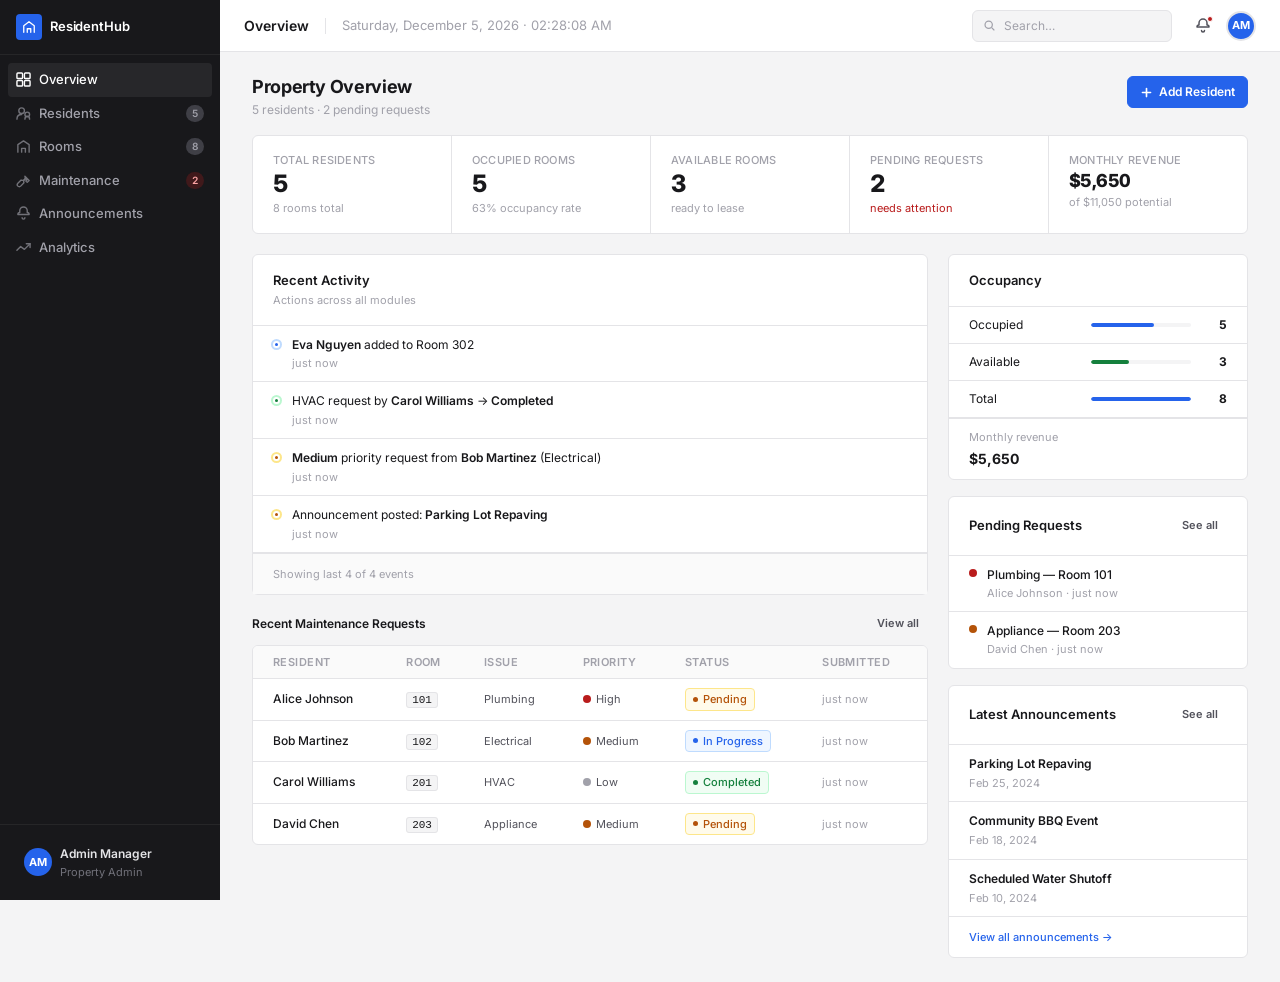
<file: index.html>
<!DOCTYPE html>
<html lang="en">
<head>
  <meta charset="UTF-8" />
  <meta name="viewport" content="width=device-width, initial-scale=1.0" />
  <title>Overview — ResidentHub</title>
  <link rel="preconnect" href="https://fonts.googleapis.com" />
  <link rel="preconnect" href="https://fonts.gstatic.com" crossorigin />
  <link href="https://fonts.googleapis.com/css2?family=Inter:wght@400;500;600;700;800&display=swap" rel="stylesheet" />
  <link rel="stylesheet" href="css/style.css" />
  <link rel="stylesheet" href="css/dashboard.css" />
</head>
<body>
<div class="app-shell">

  <!-- ═══ Sidebar ════════════════════════════════════════════ -->
  <aside class="sidebar">
    <div class="sidebar-brand">
      <div class="brand-mark">
        <svg viewBox="0 0 16 16" fill="none" stroke="#fff" stroke-width="1.5" stroke-linecap="round" stroke-linejoin="round">
          <path d="M2 14V6.5L8 2l6 4.5V14"/><path d="M6 14v-4h4v4"/>
        </svg>
      </div>
      <span class="brand-name">ResidentHub</span>
    </div>

    <nav class="sidebar-nav">
      <div class="nav-group">
        <a href="index.html" class="nav-item active">
          <svg viewBox="0 0 16 16" fill="none" stroke="currentColor" stroke-width="1.5" stroke-linecap="round" stroke-linejoin="round"><rect x="1" y="1" width="6" height="6" rx="1"/><rect x="9" y="1" width="6" height="6" rx="1"/><rect x="9" y="9" width="6" height="6" rx="1"/><rect x="1" y="9" width="6" height="6" rx="1"/></svg>
          Overview
        </a>
        <a href="residents.html" class="nav-item">
          <svg viewBox="0 0 16 16" fill="none" stroke="currentColor" stroke-width="1.5" stroke-linecap="round" stroke-linejoin="round"><circle cx="6" cy="5" r="3"/><path d="M1 14c0-3 2-5 5-5"/><circle cx="12" cy="9" r="2.5"/><path d="M9.5 14c0-2 1-3 2.5-3s2.5 1 2.5 3"/></svg>
          Residents
          <span class="nav-badge" id="sb-resident-count">—</span>
        </a>
        <a href="rooms.html" class="nav-item">
          <svg viewBox="0 0 16 16" fill="none" stroke="currentColor" stroke-width="1.5" stroke-linecap="round" stroke-linejoin="round"><path d="M2 14V6l6-4 6 4v8"/><path d="M6 14v-4h4v4"/></svg>
          Rooms
          <span class="nav-badge" id="sb-room-count">—</span>
        </a>
        <a href="maintenance.html" class="nav-item">
          <svg viewBox="0 0 16 16" fill="none" stroke="currentColor" stroke-width="1.5" stroke-linecap="round" stroke-linejoin="round"><path d="M9.5 3.5a3 3 0 0 1-4 4L2 11a2 2 0 1 0 3 3l3.5-3.5a3 3 0 0 1 4-4l-2 2 1.5 1.5 2-2z"/></svg>
          Maintenance
          <span class="nav-badge" id="sb-maint-count">—</span>
        </a>
        <a href="announcements.html" class="nav-item">
          <svg viewBox="0 0 16 16" fill="none" stroke="currentColor" stroke-width="1.5" stroke-linecap="round" stroke-linejoin="round"><path d="M14 9H2a2 2 0 0 1 2-2V5a4 4 0 0 1 8 0v2a2 2 0 0 1 2 2z"/><path d="M6.5 12.5a1.5 1.5 0 0 0 3 0"/></svg>
          Announcements
        </a>
        <a href="analytics.html" class="nav-item">
          <svg viewBox="0 0 16 16" fill="none" stroke="currentColor" stroke-width="1.5" stroke-linecap="round" stroke-linejoin="round"><polyline points="1 11 5 7 9 10 15 4"/><polyline points="11 4 15 4 15 8"/></svg>
          Analytics
        </a>
      </div>
    </nav>

    <div class="sidebar-footer">
      <div class="sidebar-user">
        <div class="user-avatar">AM</div>
        <div>
          <div class="user-info-name">Admin Manager</div>
          <div class="user-info-role">Property Admin</div>
        </div>
      </div>
    </div>
  </aside>

  <!-- ═══ Main ════════════════════════════════════════════════ -->
  <div class="main">

    <header class="topbar">
      <span class="topbar-title">Overview</span>
      <div class="topbar-sep"></div>
      <span class="topbar-crumb" id="tb-date">—</span>

      <div class="topbar-search">
        <svg viewBox="0 0 16 16" fill="none" stroke="currentColor" stroke-width="1.5" stroke-linecap="round" stroke-linejoin="round"><circle cx="7" cy="7" r="4.5"/><path d="M11 11l2.5 2.5"/></svg>
        <input type="text" placeholder="Search…" id="global-search" />
      </div>

      <div class="topbar-actions">
        <button class="topbar-icon-btn" title="Notifications">
          <svg viewBox="0 0 16 16" fill="none" stroke="currentColor" stroke-width="1.5" stroke-linecap="round" stroke-linejoin="round"><path d="M14 9H2a2 2 0 0 1 2-2V5a4 4 0 0 1 8 0v2a2 2 0 0 1 2 2z"/><path d="M6.5 12.5a1.5 1.5 0 0 0 3 0"/></svg>
          <span class="notif-dot" id="notif-dot" style="display:none;"></span>
        </button>
        <div class="topbar-avatar" title="Admin Manager">AM</div>
      </div>
    </header>

    <div class="page">
      <div class="page-inner">

        <!-- Page heading -->
        <div class="page-head" style="margin-bottom:var(--s4);">
          <div class="page-head-left">
            <h1>Property Overview</h1>
            <p id="dash-subtitle">Loading…</p>
          </div>
          <a href="residents.html" class="btn btn-primary">
            <svg viewBox="0 0 16 16" fill="none" stroke="currentColor" stroke-width="2" stroke-linecap="round" stroke-linejoin="round"><path d="M8 3v10M3 8h10"/></svg>
            Add Resident
          </a>
        </div>

        <!-- KPI Metric Strip -->
        <div class="metric-strip" id="metric-strip">
          <!-- Rendered by app.js -->
        </div>

        <!-- Main 2-col grid -->
        <div class="dash-grid">

          <!-- Left: Activity + Recent Requests -->
          <div style="display:flex;flex-direction:column;gap:var(--s4);">

            <!-- Activity feed -->
            <div class="panel">
              <div class="panel-header">
                <div>
                  <div class="panel-title">Recent Activity</div>
                  <div class="panel-subtitle">Actions across all modules</div>
                </div>
              </div>
              <div class="activity-feed" id="activity-feed">
                <div class="empty"><p>Loading…</p></div>
              </div>
            </div>

            <!-- Recent maintenance requests table -->
            <div>
              <div style="display:flex;align-items:center;justify-content:space-between;margin-bottom:var(--s2);">
                <span style="font-size:12px;font-weight:600;color:var(--text);">Recent Maintenance Requests</span>
                <a href="maintenance.html" class="btn btn-ghost btn-sm">View all</a>
              </div>
              <div class="table-wrap">
                <table class="recent-req-table">
                  <thead>
                    <tr>
                      <th>Resident</th>
                      <th>Room</th>
                      <th>Issue</th>
                      <th>Priority</th>
                      <th>Status</th>
                      <th>Submitted</th>
                    </tr>
                  </thead>
                  <tbody id="recent-maint-tbody">
                    <tr><td colspan="6"><div class="empty" style="padding:var(--s6)"><p>Loading…</p></div></td></tr>
                  </tbody>
                </table>
              </div>
            </div>

          </div><!-- /.left -->

          <!-- Right: side panel stack -->
          <div class="side-panel-stack">

            <!-- Occupancy -->
            <div class="panel">
              <div class="panel-header">
                <div class="panel-title">Occupancy</div>
              </div>
              <div class="mini-stat-list" id="occupancy-panel">
                <!-- Rendered by app.js -->
              </div>
            </div>

            <!-- Pending maintenance -->
            <div class="panel">
              <div class="panel-header">
                <div class="panel-title">Pending Requests</div>
                <a href="maintenance.html" class="btn btn-ghost btn-sm">See all</a>
              </div>
              <div class="maint-list" id="maint-preview">
                <!-- Rendered by app.js -->
              </div>
            </div>

            <!-- Announcements -->
            <div class="panel">
              <div class="panel-header">
                <div class="panel-title">Latest Announcements</div>
                <a href="announcements.html" class="btn btn-ghost btn-sm">See all</a>
              </div>
              <div id="ann-preview">
                <!-- Rendered by app.js -->
              </div>
            </div>

          </div><!-- /.right -->

        </div><!-- /.dash-grid -->
      </div><!-- /.page-inner -->
    </div><!-- /.page -->
  </div><!-- /.main -->
</div><!-- /.app-shell -->

<div id="toast-root"></div>
<script src="js/storage.js"></script>
<script src="js/utils.js"></script>
<script src="js/app.js"></script>
</body>
</html>
</file>
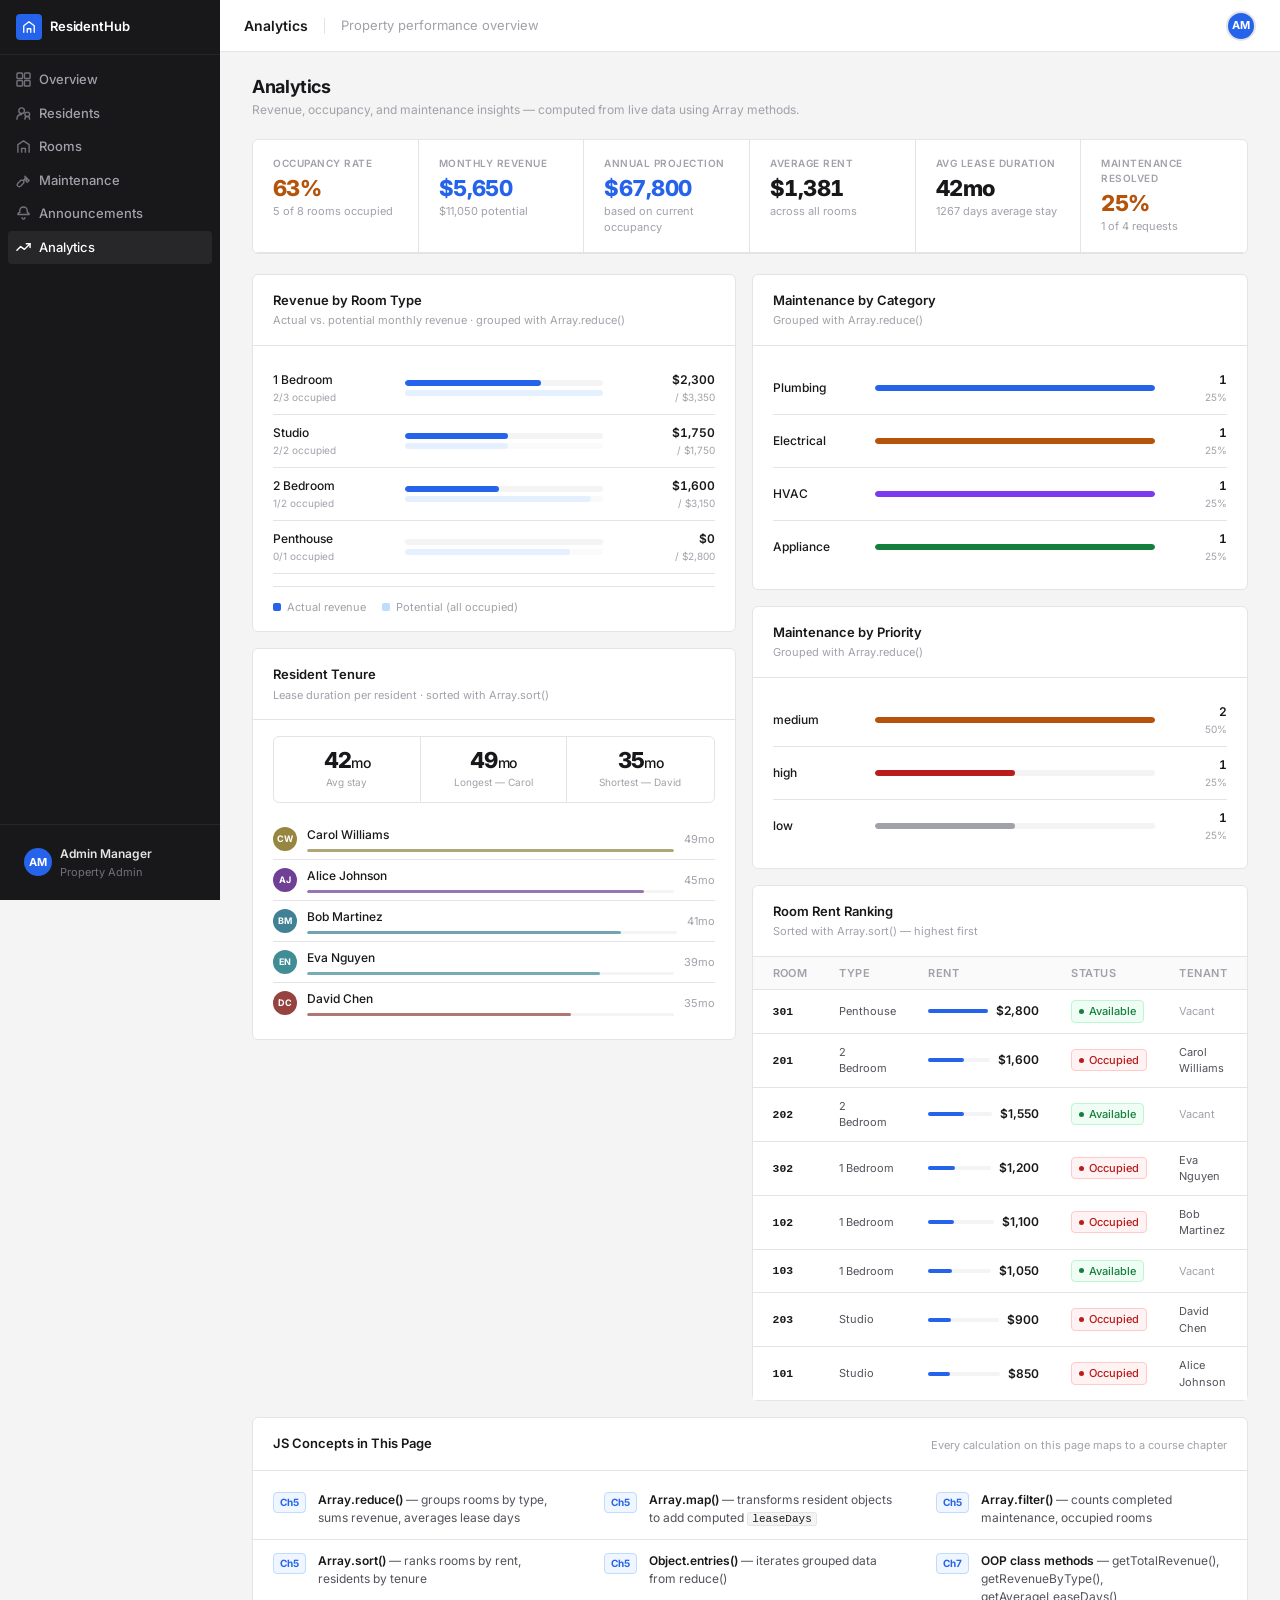
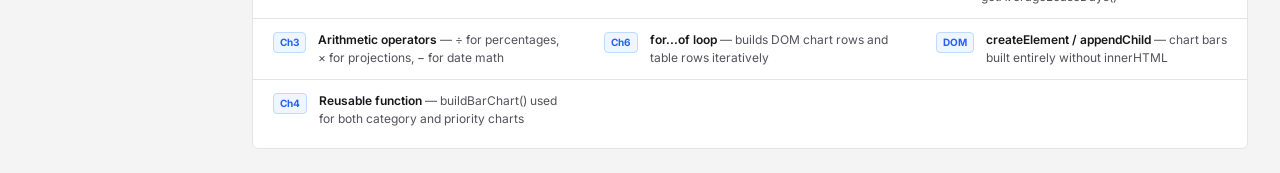
<file: analytics.html>
<!DOCTYPE html>
<html lang="en">
<head>
  <meta charset="UTF-8" />
  <meta name="viewport" content="width=device-width, initial-scale=1.0" />
  <title>Analytics — ResidentHub</title>
  <link rel="preconnect" href="https://fonts.googleapis.com" />
  <link rel="preconnect" href="https://fonts.gstatic.com" crossorigin />
  <link href="https://fonts.googleapis.com/css2?family=Inter:wght@400;500;600;700;800&display=swap" rel="stylesheet" />
  <link rel="stylesheet" href="css/style.css" />
  <link rel="stylesheet" href="css/dashboard.css" />
</head>
<body>
<div class="app-shell">

  <aside class="sidebar">
    <div class="sidebar-brand">
      <div class="brand-mark">
        <svg viewBox="0 0 16 16" fill="none" stroke="#fff" stroke-width="1.5" stroke-linecap="round" stroke-linejoin="round"><path d="M2 14V6.5L8 2l6 4.5V14"/><path d="M6 14v-4h4v4"/></svg>
      </div>
      <span class="brand-name">ResidentHub</span>
    </div>
    <nav class="sidebar-nav">
      <div class="nav-group">
        <a href="index.html" class="nav-item">
          <svg viewBox="0 0 16 16" fill="none" stroke="currentColor" stroke-width="1.5" stroke-linecap="round" stroke-linejoin="round"><rect x="1" y="1" width="6" height="6" rx="1"/><rect x="9" y="1" width="6" height="6" rx="1"/><rect x="9" y="9" width="6" height="6" rx="1"/><rect x="1" y="9" width="6" height="6" rx="1"/></svg>
          Overview
        </a>
        <a href="residents.html" class="nav-item">
          <svg viewBox="0 0 16 16" fill="none" stroke="currentColor" stroke-width="1.5" stroke-linecap="round" stroke-linejoin="round"><circle cx="6" cy="5" r="3"/><path d="M1 14c0-3 2-5 5-5"/><circle cx="12" cy="9" r="2.5"/><path d="M9.5 14c0-2 1-3 2.5-3s2.5 1 2.5 3"/></svg>
          Residents
        </a>
        <a href="rooms.html" class="nav-item">
          <svg viewBox="0 0 16 16" fill="none" stroke="currentColor" stroke-width="1.5" stroke-linecap="round" stroke-linejoin="round"><path d="M2 14V6l6-4 6 4v8"/><path d="M6 14v-4h4v4"/></svg>
          Rooms
        </a>
        <a href="maintenance.html" class="nav-item">
          <svg viewBox="0 0 16 16" fill="none" stroke="currentColor" stroke-width="1.5" stroke-linecap="round" stroke-linejoin="round"><path d="M9.5 3.5a3 3 0 0 1-4 4L2 11a2 2 0 1 0 3 3l3.5-3.5a3 3 0 0 1 4-4l-2 2 1.5 1.5 2-2z"/></svg>
          Maintenance
        </a>
        <a href="announcements.html" class="nav-item">
          <svg viewBox="0 0 16 16" fill="none" stroke="currentColor" stroke-width="1.5" stroke-linecap="round" stroke-linejoin="round"><path d="M14 9H2a2 2 0 0 1 2-2V5a4 4 0 0 1 8 0v2a2 2 0 0 1 2 2z"/><path d="M6.5 12.5a1.5 1.5 0 0 0 3 0"/></svg>
          Announcements
        </a>
        <a href="analytics.html" class="nav-item active">
          <svg viewBox="0 0 16 16" fill="none" stroke="currentColor" stroke-width="1.5" stroke-linecap="round" stroke-linejoin="round"><polyline points="1 11 5 7 9 10 15 4"/><polyline points="11 4 15 4 15 8"/></svg>
          Analytics
        </a>
      </div>
    </nav>
    <div class="sidebar-footer">
      <div class="sidebar-user">
        <div class="user-avatar">AM</div>
        <div>
          <div class="user-info-name">Admin Manager</div>
          <div class="user-info-role">Property Admin</div>
        </div>
      </div>
    </div>
  </aside>

  <div class="main">
    <header class="topbar">
      <span class="topbar-title">Analytics</span>
      <div class="topbar-sep"></div>
      <span class="topbar-crumb">Property performance overview</span>
      <div class="topbar-actions" style="margin-left:auto;">
        <div class="topbar-avatar">AM</div>
      </div>
    </header>

    <div class="page">
      <div class="page-inner">

        <div class="page-head" style="margin-bottom:var(--s5);">
          <div class="page-head-left">
            <h1>Analytics</h1>
            <p>Revenue, occupancy, and maintenance insights — computed from live data using Array methods.</p>
          </div>
        </div>

        <!-- Summary KPI cards -->
        <div class="analytics-summary-grid" id="analytics-summary">
          <!-- Rendered by analytics.js — renderSummaryCards() -->
        </div>

        <!-- Two-column charts grid -->
        <div class="analytics-grid">

          <!-- Left column -->
          <div style="display:flex;flex-direction:column;gap:var(--s4);">

            <!-- Revenue by room type -->
            <div class="panel">
              <div class="panel-header">
                <div>
                  <div class="panel-title">Revenue by Room Type</div>
                  <div class="panel-subtitle">Actual vs. potential monthly revenue · grouped with Array.reduce()</div>
                </div>
              </div>
              <div style="padding:var(--s4) var(--s5);">
                <div id="chart-revenue-type">
                  <div class="empty" style="padding:var(--s6)"><p>Loading…</p></div>
                </div>
              </div>
            </div>

            <!-- Resident tenure -->
            <div class="panel">
              <div class="panel-header">
                <div>
                  <div class="panel-title">Resident Tenure</div>
                  <div class="panel-subtitle">Lease duration per resident · sorted with Array.sort()</div>
                </div>
              </div>
              <div style="padding:var(--s4) var(--s5);" id="analytics-residents">
                <div class="empty" style="padding:var(--s6)"><p>Loading…</p></div>
              </div>
            </div>

          </div>

          <!-- Right column -->
          <div style="display:flex;flex-direction:column;gap:var(--s4);">

            <!-- Maintenance by category -->
            <div class="panel">
              <div class="panel-header">
                <div>
                  <div class="panel-title">Maintenance by Category</div>
                  <div class="panel-subtitle">Grouped with Array.reduce()</div>
                </div>
              </div>
              <div style="padding:var(--s4) var(--s5);">
                <div id="chart-maint-category"></div>
              </div>
            </div>

            <!-- Maintenance by priority -->
            <div class="panel">
              <div class="panel-header">
                <div>
                  <div class="panel-title">Maintenance by Priority</div>
                  <div class="panel-subtitle">Grouped with Array.reduce()</div>
                </div>
              </div>
              <div style="padding:var(--s4) var(--s5);">
                <div id="chart-maint-priority"></div>
              </div>
            </div>

            <!-- Room rent ranking -->
            <div class="panel">
              <div class="panel-header">
                <div>
                  <div class="panel-title">Room Rent Ranking</div>
                  <div class="panel-subtitle">Sorted with Array.sort() — highest first</div>
                </div>
              </div>
              <div class="table-wrap" style="border:none;border-radius:0;">
                <table>
                  <thead>
                    <tr>
                      <th>Room</th>
                      <th>Type</th>
                      <th>Rent</th>
                      <th>Status</th>
                      <th>Tenant</th>
                    </tr>
                  </thead>
                  <tbody id="room-rent-tbody">
                    <tr><td colspan="5"><div class="empty" style="padding:var(--s6)"><p>Loading…</p></div></td></tr>
                  </tbody>
                </table>
              </div>
            </div>

          </div>

        </div><!-- /.analytics-grid -->

        <!-- JS Concepts reference card -->
        <div class="panel" style="margin-top:var(--s4);">
          <div class="panel-header">
            <div class="panel-title">JS Concepts in This Page</div>
            <div class="panel-subtitle">Every calculation on this page maps to a course chapter</div>
          </div>
          <div class="concepts-grid">
            <div class="concept-item">
              <div class="concept-ch">Ch5</div>
              <div class="concept-desc"><strong>Array.reduce()</strong> — groups rooms by type, sums revenue, averages lease days</div>
            </div>
            <div class="concept-item">
              <div class="concept-ch">Ch5</div>
              <div class="concept-desc"><strong>Array.map()</strong> — transforms resident objects to add computed <code>leaseDays</code></div>
            </div>
            <div class="concept-item">
              <div class="concept-ch">Ch5</div>
              <div class="concept-desc"><strong>Array.filter()</strong> — counts completed maintenance, occupied rooms</div>
            </div>
            <div class="concept-item">
              <div class="concept-ch">Ch5</div>
              <div class="concept-desc"><strong>Array.sort()</strong> — ranks rooms by rent, residents by tenure</div>
            </div>
            <div class="concept-item">
              <div class="concept-ch">Ch5</div>
              <div class="concept-desc"><strong>Object.entries()</strong> — iterates grouped data from reduce()</div>
            </div>
            <div class="concept-item">
              <div class="concept-ch">Ch7</div>
              <div class="concept-desc"><strong>OOP class methods</strong> — getTotalRevenue(), getRevenueByType(), getAverageLeaseDays()</div>
            </div>
            <div class="concept-item">
              <div class="concept-ch">Ch3</div>
              <div class="concept-desc"><strong>Arithmetic operators</strong> — ÷ for percentages, × for projections, − for date math</div>
            </div>
            <div class="concept-item">
              <div class="concept-ch">Ch6</div>
              <div class="concept-desc"><strong>for...of loop</strong> — builds DOM chart rows and table rows iteratively</div>
            </div>
            <div class="concept-item">
              <div class="concept-ch">DOM</div>
              <div class="concept-desc"><strong>createElement / appendChild</strong> — chart bars built entirely without innerHTML</div>
            </div>
            <div class="concept-item">
              <div class="concept-ch">Ch4</div>
              <div class="concept-desc"><strong>Reusable function</strong> — buildBarChart() used for both category and priority charts</div>
            </div>
          </div>
        </div>

      </div><!-- /.page-inner -->
    </div><!-- /.page -->
  </div><!-- /.main -->
</div><!-- /.app-shell -->

<div id="toast-root"></div>
<script src="js/storage.js"></script>
<script src="js/utils.js"></script>
<script src="js/analytics.js"></script>
</body>
</html>
</file>
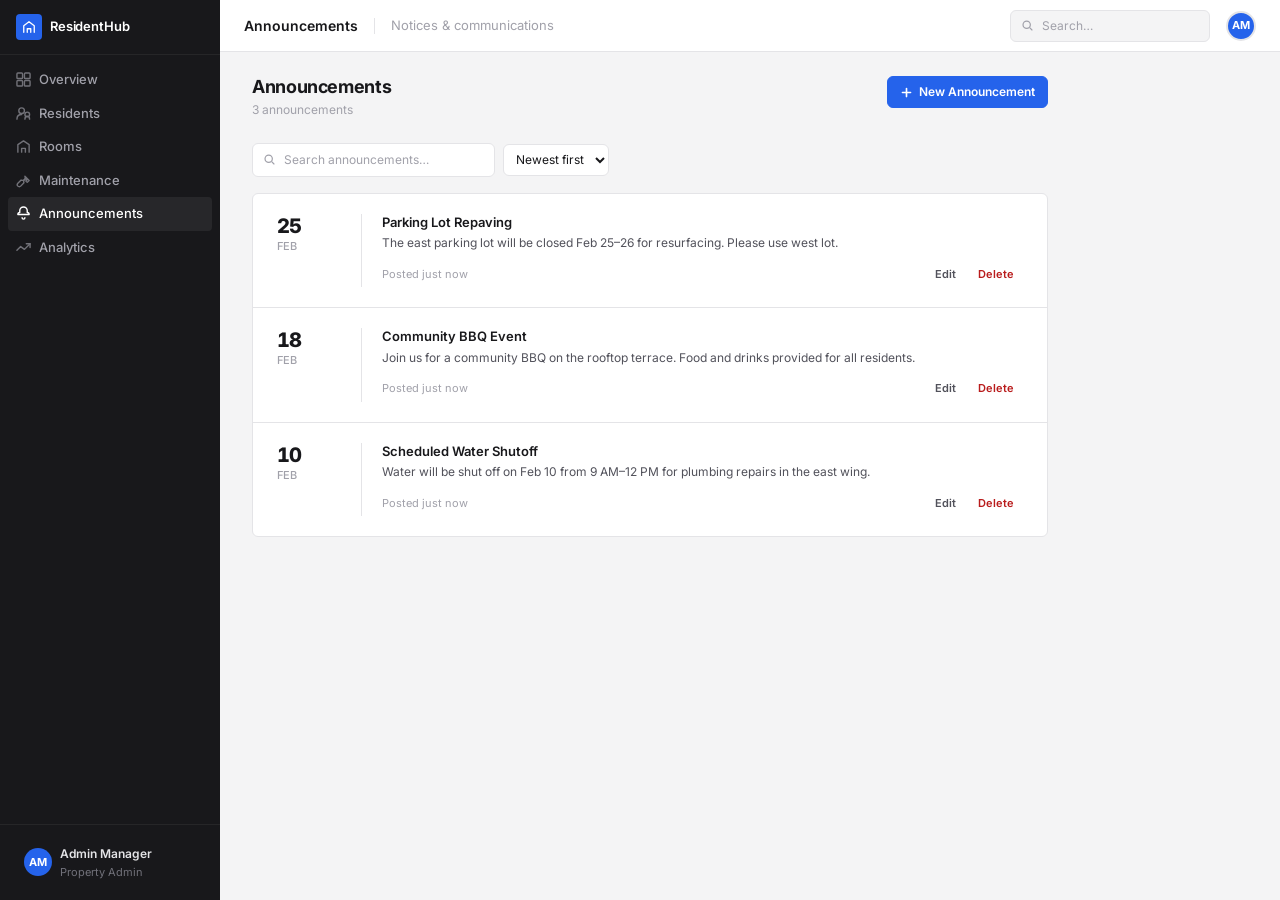
<file: announcements.html>
<!DOCTYPE html>
<html lang="en">
<head>
  <meta charset="UTF-8" />
  <meta name="viewport" content="width=device-width, initial-scale=1.0" />
  <title>Announcements — ResidentHub</title>
  <link rel="preconnect" href="https://fonts.googleapis.com" />
  <link rel="preconnect" href="https://fonts.gstatic.com" crossorigin />
  <link href="https://fonts.googleapis.com/css2?family=Inter:wght@400;500;600;700;800&display=swap" rel="stylesheet" />
  <link rel="stylesheet" href="css/style.css" />
  <link rel="stylesheet" href="css/dashboard.css" />
</head>
<body>
<div class="app-shell">

  <aside class="sidebar">
    <div class="sidebar-brand">
      <div class="brand-mark">
        <svg viewBox="0 0 16 16" fill="none" stroke="#fff" stroke-width="1.5" stroke-linecap="round" stroke-linejoin="round"><path d="M2 14V6.5L8 2l6 4.5V14"/><path d="M6 14v-4h4v4"/></svg>
      </div>
      <span class="brand-name">ResidentHub</span>
    </div>
    <nav class="sidebar-nav">
      <div class="nav-group">
        <a href="index.html" class="nav-item">
          <svg viewBox="0 0 16 16" fill="none" stroke="currentColor" stroke-width="1.5" stroke-linecap="round" stroke-linejoin="round"><rect x="1" y="1" width="6" height="6" rx="1"/><rect x="9" y="1" width="6" height="6" rx="1"/><rect x="9" y="9" width="6" height="6" rx="1"/><rect x="1" y="9" width="6" height="6" rx="1"/></svg>
          Overview
        </a>
        <a href="residents.html" class="nav-item">
          <svg viewBox="0 0 16 16" fill="none" stroke="currentColor" stroke-width="1.5" stroke-linecap="round" stroke-linejoin="round"><circle cx="6" cy="5" r="3"/><path d="M1 14c0-3 2-5 5-5"/><circle cx="12" cy="9" r="2.5"/><path d="M9.5 14c0-2 1-3 2.5-3s2.5 1 2.5 3"/></svg>
          Residents
        </a>
        <a href="rooms.html" class="nav-item">
          <svg viewBox="0 0 16 16" fill="none" stroke="currentColor" stroke-width="1.5" stroke-linecap="round" stroke-linejoin="round"><path d="M2 14V6l6-4 6 4v8"/><path d="M6 14v-4h4v4"/></svg>
          Rooms
        </a>
        <a href="maintenance.html" class="nav-item">
          <svg viewBox="0 0 16 16" fill="none" stroke="currentColor" stroke-width="1.5" stroke-linecap="round" stroke-linejoin="round"><path d="M9.5 3.5a3 3 0 0 1-4 4L2 11a2 2 0 1 0 3 3l3.5-3.5a3 3 0 0 1 4-4l-2 2 1.5 1.5 2-2z"/></svg>
          Maintenance
        </a>
        <a href="announcements.html" class="nav-item active">
          <svg viewBox="0 0 16 16" fill="none" stroke="currentColor" stroke-width="1.5" stroke-linecap="round" stroke-linejoin="round"><path d="M14 9H2a2 2 0 0 1 2-2V5a4 4 0 0 1 8 0v2a2 2 0 0 1 2 2z"/><path d="M6.5 12.5a1.5 1.5 0 0 0 3 0"/></svg>
          Announcements
        </a>
        <a href="analytics.html" class="nav-item">
          <svg viewBox="0 0 16 16" fill="none" stroke="currentColor" stroke-width="1.5" stroke-linecap="round" stroke-linejoin="round"><polyline points="1 11 5 7 9 10 15 4"/><polyline points="11 4 15 4 15 8"/></svg>
          Analytics
        </a>
      </div>
    </nav>
    <div class="sidebar-footer">
      <div class="sidebar-user">
        <div class="user-avatar">AM</div>
        <div>
          <div class="user-info-name">Admin Manager</div>
          <div class="user-info-role">Property Admin</div>
        </div>
      </div>
    </div>
  </aside>

  <div class="main">
    <header class="topbar">
      <span class="topbar-title">Announcements</span>
      <div class="topbar-sep"></div>
      <span class="topbar-crumb">Notices &amp; communications</span>
      <div class="topbar-search">
        <svg viewBox="0 0 16 16" fill="none" stroke="currentColor" stroke-width="1.5" stroke-linecap="round" stroke-linejoin="round"><circle cx="7" cy="7" r="4.5"/><path d="M11 11l2.5 2.5"/></svg>
        <input type="text" placeholder="Search…" />
      </div>
      <div class="topbar-actions"><div class="topbar-avatar">AM</div></div>
    </header>

    <div class="page">
      <div class="page-inner" style="max-width:860px;">

        <div class="page-head">
          <div class="page-head-left">
            <h1>Announcements</h1>
            <p id="ann-count-label">Loading…</p>
          </div>
          <button class="btn btn-primary" id="btn-add-ann">
            <svg viewBox="0 0 16 16" fill="none" stroke="currentColor" stroke-width="2" stroke-linecap="round" stroke-linejoin="round"><path d="M8 3v10M3 8h10"/></svg>
            New Announcement
          </button>
        </div>

        <!-- Toolbar -->
        <div class="toolbar">
          <div class="search-input-wrap">
            <svg viewBox="0 0 16 16" fill="none" stroke="currentColor" stroke-width="1.5" stroke-linecap="round" stroke-linejoin="round"><circle cx="7" cy="7" r="4.5"/><path d="M11 11l2.5 2.5"/></svg>
            <input type="text" placeholder="Search announcements…" id="search-ann" />
          </div>
          <select class="filter-select" id="sort-ann">
            <option value="newest">Newest first</option>
            <option value="oldest">Oldest first</option>
            <option value="az">Title A–Z</option>
          </select>
        </div>

        <!-- Feed -->
        <div class="panel">
          <div class="ann-feed" id="ann-feed">
            <div class="empty" style="padding:var(--s8)"><p>Loading…</p></div>
          </div>
        </div>

      </div>
    </div>
  </div>
</div>

<!-- ── Add / Edit Announcement Modal ────────────────── -->
<div class="modal-overlay" id="ann-modal">
  <div class="modal">
    <div class="modal-header">
      <span class="modal-title" id="ann-modal-title">New Announcement</span>
      <button class="modal-close" data-close-modal>
        <svg viewBox="0 0 16 16" fill="none" stroke="currentColor" stroke-width="2" stroke-linecap="round"><path d="M12 4L4 12M4 4l8 8"/></svg>
      </button>
    </div>
    <div class="modal-body">
      <form id="ann-form" novalidate>
        <input type="hidden" id="ann-id" />
        <div class="form-group">
          <label class="form-label" for="ann-title">Title <span class="req">*</span></label>
          <input type="text" class="form-input" id="ann-title" placeholder="e.g. Water Shutdown Notice" />
        </div>
        <div class="form-group">
          <label class="form-label" for="ann-date">Date <span class="req">*</span></label>
          <input type="date" class="form-input" id="ann-date" />
        </div>
        <div class="form-group">
          <label class="form-label" for="ann-description">Body <span class="req">*</span></label>
          <textarea class="form-textarea" id="ann-description" rows="4" placeholder="Write the announcement…"></textarea>
        </div>
      </form>
    </div>
    <div class="modal-footer">
      <button class="btn btn-secondary" data-close-modal>Cancel</button>
      <button class="btn btn-primary" id="btn-save-ann">Post announcement</button>
    </div>
  </div>
</div>

<div id="toast-root"></div>
<script src="js/storage.js"></script>
<script src="js/utils.js"></script>
<script src="js/announcements.js"></script>
</body>
</html>
</file>
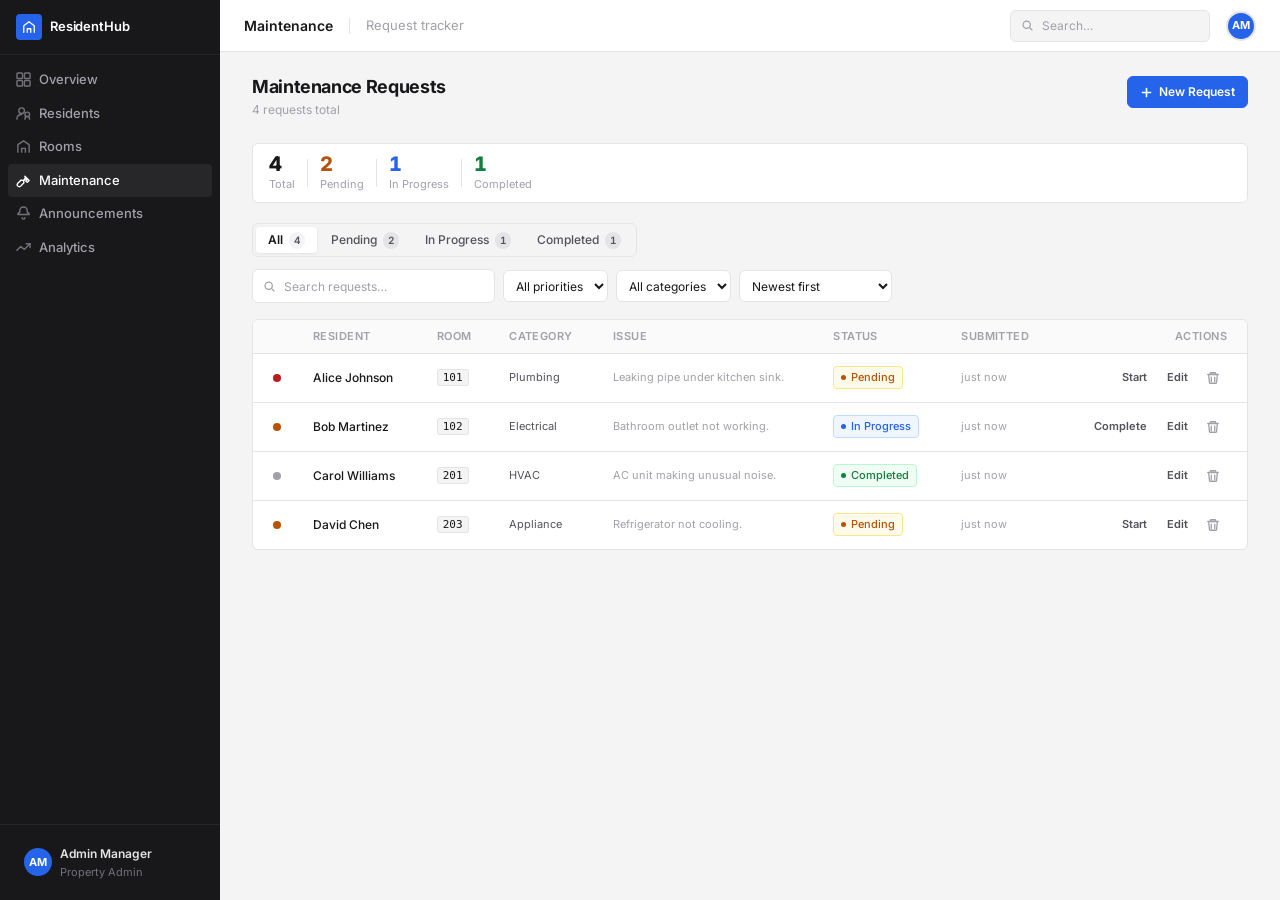
<file: maintenance.html>
<!DOCTYPE html>
<html lang="en">
<head>
  <meta charset="UTF-8" />
  <meta name="viewport" content="width=device-width, initial-scale=1.0" />
  <title>Maintenance — ResidentHub</title>
  <link rel="preconnect" href="https://fonts.googleapis.com" />
  <link rel="preconnect" href="https://fonts.gstatic.com" crossorigin />
  <link href="https://fonts.googleapis.com/css2?family=Inter:wght@400;500;600;700;800&display=swap" rel="stylesheet" />
  <link rel="stylesheet" href="css/style.css" />
  <link rel="stylesheet" href="css/dashboard.css" />
</head>
<body>
<div class="app-shell">

  <aside class="sidebar">
    <div class="sidebar-brand">
      <div class="brand-mark">
        <svg viewBox="0 0 16 16" fill="none" stroke="#fff" stroke-width="1.5" stroke-linecap="round" stroke-linejoin="round"><path d="M2 14V6.5L8 2l6 4.5V14"/><path d="M6 14v-4h4v4"/></svg>
      </div>
      <span class="brand-name">ResidentHub</span>
    </div>
    <nav class="sidebar-nav">
      <div class="nav-group">
        <a href="index.html" class="nav-item">
          <svg viewBox="0 0 16 16" fill="none" stroke="currentColor" stroke-width="1.5" stroke-linecap="round" stroke-linejoin="round"><rect x="1" y="1" width="6" height="6" rx="1"/><rect x="9" y="1" width="6" height="6" rx="1"/><rect x="9" y="9" width="6" height="6" rx="1"/><rect x="1" y="9" width="6" height="6" rx="1"/></svg>
          Overview
        </a>
        <a href="residents.html" class="nav-item">
          <svg viewBox="0 0 16 16" fill="none" stroke="currentColor" stroke-width="1.5" stroke-linecap="round" stroke-linejoin="round"><circle cx="6" cy="5" r="3"/><path d="M1 14c0-3 2-5 5-5"/><circle cx="12" cy="9" r="2.5"/><path d="M9.5 14c0-2 1-3 2.5-3s2.5 1 2.5 3"/></svg>
          Residents
        </a>
        <a href="rooms.html" class="nav-item">
          <svg viewBox="0 0 16 16" fill="none" stroke="currentColor" stroke-width="1.5" stroke-linecap="round" stroke-linejoin="round"><path d="M2 14V6l6-4 6 4v8"/><path d="M6 14v-4h4v4"/></svg>
          Rooms
        </a>
        <a href="maintenance.html" class="nav-item active">
          <svg viewBox="0 0 16 16" fill="none" stroke="currentColor" stroke-width="1.5" stroke-linecap="round" stroke-linejoin="round"><path d="M9.5 3.5a3 3 0 0 1-4 4L2 11a2 2 0 1 0 3 3l3.5-3.5a3 3 0 0 1 4-4l-2 2 1.5 1.5 2-2z"/></svg>
          Maintenance
        </a>
        <a href="announcements.html" class="nav-item">
          <svg viewBox="0 0 16 16" fill="none" stroke="currentColor" stroke-width="1.5" stroke-linecap="round" stroke-linejoin="round"><path d="M14 9H2a2 2 0 0 1 2-2V5a4 4 0 0 1 8 0v2a2 2 0 0 1 2 2z"/><path d="M6.5 12.5a1.5 1.5 0 0 0 3 0"/></svg>
          Announcements
        </a>
        <a href="analytics.html" class="nav-item">
          <svg viewBox="0 0 16 16" fill="none" stroke="currentColor" stroke-width="1.5" stroke-linecap="round" stroke-linejoin="round"><polyline points="1 11 5 7 9 10 15 4"/><polyline points="11 4 15 4 15 8"/></svg>
          Analytics
        </a>
      </div>
    </nav>
    <div class="sidebar-footer">
      <div class="sidebar-user">
        <div class="user-avatar">AM</div>
        <div>
          <div class="user-info-name">Admin Manager</div>
          <div class="user-info-role">Property Admin</div>
        </div>
      </div>
    </div>
  </aside>

  <div class="main">
    <header class="topbar">
      <span class="topbar-title">Maintenance</span>
      <div class="topbar-sep"></div>
      <span class="topbar-crumb">Request tracker</span>
      <div class="topbar-search">
        <svg viewBox="0 0 16 16" fill="none" stroke="currentColor" stroke-width="1.5" stroke-linecap="round" stroke-linejoin="round"><circle cx="7" cy="7" r="4.5"/><path d="M11 11l2.5 2.5"/></svg>
        <input type="text" placeholder="Search…" />
      </div>
      <div class="topbar-actions"><div class="topbar-avatar">AM</div></div>
    </header>

    <div class="page">
      <div class="page-inner">

        <div class="page-head">
          <div class="page-head-left">
            <h1>Maintenance Requests</h1>
            <p id="maint-count-label">Loading…</p>
          </div>
          <button class="btn btn-primary" id="btn-add-maint">
            <svg viewBox="0 0 16 16" fill="none" stroke="currentColor" stroke-width="2" stroke-linecap="round" stroke-linejoin="round"><path d="M8 3v10M3 8h10"/></svg>
            New Request
          </button>
        </div>

        <!-- Summary bar -->
        <div class="maint-summary-bar" id="maint-summary-bar">
          <!-- Rendered by maintenance.js -->
        </div>

        <!-- Toolbar with status tabs -->
        <div class="toolbar" style="margin-bottom:var(--s3);">
          <div class="status-tabs" id="status-tabs">
            <button class="status-tab active" data-status="">
              All <span class="tab-count" id="tab-count-all">0</span>
            </button>
            <button class="status-tab" data-status="pending">
              Pending <span class="tab-count" id="tab-count-pending">0</span>
            </button>
            <button class="status-tab" data-status="in-progress">
              In Progress <span class="tab-count" id="tab-count-inprogress">0</span>
            </button>
            <button class="status-tab" data-status="completed">
              Completed <span class="tab-count" id="tab-count-completed">0</span>
            </button>
          </div>
        </div>

        <!-- Filter row -->
        <div class="toolbar">
          <div class="search-input-wrap">
            <svg viewBox="0 0 16 16" fill="none" stroke="currentColor" stroke-width="1.5" stroke-linecap="round" stroke-linejoin="round"><circle cx="7" cy="7" r="4.5"/><path d="M11 11l2.5 2.5"/></svg>
            <input type="text" placeholder="Search requests…" id="search-maint" />
          </div>
          <select class="filter-select" id="filter-priority">
            <option value="">All priorities</option>
            <option value="high">High</option>
            <option value="medium">Medium</option>
            <option value="low">Low</option>
          </select>
          <select class="filter-select" id="filter-category">
            <option value="">All categories</option>
            <option value="Plumbing">Plumbing</option>
            <option value="Electrical">Electrical</option>
            <option value="HVAC">HVAC</option>
            <option value="Appliance">Appliance</option>
            <option value="Structural">Structural</option>
            <option value="Other">Other</option>
          </select>
          <select class="filter-select" id="sort-maint">
            <option value="newest">Newest first</option>
            <option value="oldest">Oldest first</option>
            <option value="priority-high">Priority: High → Low</option>
            <option value="priority-low">Priority: Low → High</option>
          </select>
          <div class="toolbar-spacer"></div>
          <span style="font-size:11px;color:var(--text-3);" id="maint-showing-label"></span>
        </div>

        <!-- Requests table -->
        <div class="table-wrap">
          <table>
            <thead>
              <tr>
                <th style="width:16px;"></th><!-- priority dot -->
                <th>Resident</th>
                <th>Room</th>
                <th>Category</th>
                <th>Issue</th>
                <th>Status</th>
                <th>Submitted</th>
                <th style="text-align:right;">Actions</th>
              </tr>
            </thead>
            <tbody id="maint-tbody">
              <tr><td colspan="8"><div class="empty" style="padding:var(--s8)"><p>Loading…</p></div></td></tr>
            </tbody>
          </table>
        </div>

      </div>
    </div>
  </div>
</div>

<!-- ── New / Edit Request Modal ───────────────────────── -->
<div class="modal-overlay" id="maint-modal">
  <div class="modal modal-lg">
    <div class="modal-header">
      <span class="modal-title" id="maint-modal-title">New Maintenance Request</span>
      <button class="modal-close" data-close-modal>
        <svg viewBox="0 0 16 16" fill="none" stroke="currentColor" stroke-width="2" stroke-linecap="round"><path d="M12 4L4 12M4 4l8 8"/></svg>
      </button>
    </div>
    <div class="modal-body">
      <form id="maint-form" novalidate>
        <input type="hidden" id="maint-id" />
        <div class="form-row">
          <div class="form-group">
            <label class="form-label" for="maint-resident">Resident <span class="req">*</span></label>
            <select class="form-select" id="maint-resident">
              <option value="">Select resident…</option>
            </select>
          </div>
          <div class="form-group">
            <label class="form-label" for="maint-room">Room</label>
            <input type="text" class="form-input" id="maint-room" readonly />
          </div>
        </div>
        <div class="form-row">
          <div class="form-group">
            <label class="form-label" for="maint-category">Category <span class="req">*</span></label>
            <select class="form-select" id="maint-category">
              <option value="">Select…</option>
              <option value="Plumbing">Plumbing</option>
              <option value="Electrical">Electrical</option>
              <option value="HVAC">HVAC</option>
              <option value="Appliance">Appliance</option>
              <option value="Structural">Structural</option>
              <option value="Other">Other</option>
            </select>
          </div>
          <div class="form-group">
            <label class="form-label" for="maint-priority">Priority <span class="req">*</span></label>
            <select class="form-select" id="maint-priority">
              <option value="">Select…</option>
              <option value="low">Low</option>
              <option value="medium">Medium</option>
              <option value="high">High</option>
            </select>
          </div>
        </div>
        <div class="form-group">
          <label class="form-label" for="maint-description">Description <span class="req">*</span></label>
          <textarea class="form-textarea" id="maint-description" rows="3" placeholder="Describe the issue…"></textarea>
        </div>
        <div class="form-group" id="maint-status-group" style="display:none;">
          <label class="form-label" for="maint-status">Status</label>
          <select class="form-select" id="maint-status">
            <option value="pending">Pending</option>
            <option value="in-progress">In Progress</option>
            <option value="completed">Completed</option>
          </select>
        </div>
      </form>
    </div>
    <div class="modal-footer">
      <button class="btn btn-secondary" data-close-modal>Cancel</button>
      <button class="btn btn-primary" id="btn-save-maint">Submit request</button>
    </div>
  </div>
</div>

<div id="toast-root"></div>
<script src="js/storage.js"></script>
<script src="js/utils.js"></script>
<script src="js/maintenance.js"></script>
</body>
</html>
</file>
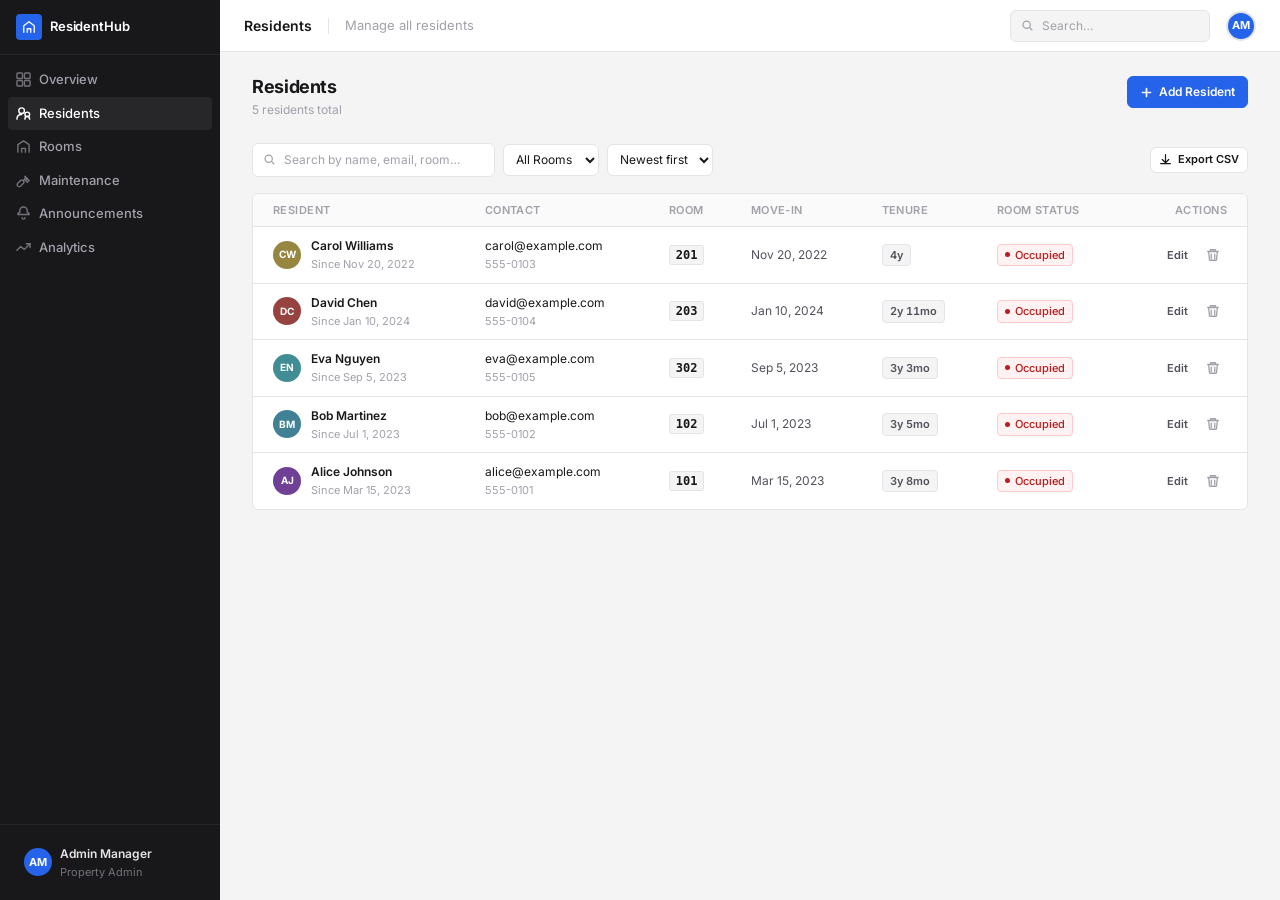
<file: residents.html>
<!DOCTYPE html>
<html lang="en">
<head>
  <meta charset="UTF-8" />
  <meta name="viewport" content="width=device-width, initial-scale=1.0" />
  <title>Residents — ResidentHub</title>
  <link rel="preconnect" href="https://fonts.googleapis.com" />
  <link rel="preconnect" href="https://fonts.gstatic.com" crossorigin />
  <link href="https://fonts.googleapis.com/css2?family=Inter:wght@400;500;600;700;800&display=swap" rel="stylesheet" />
  <link rel="stylesheet" href="css/style.css" />
  <link rel="stylesheet" href="css/dashboard.css" />
</head>
<body>
<div class="app-shell">

  <aside class="sidebar">
    <div class="sidebar-brand">
      <div class="brand-mark">
        <svg viewBox="0 0 16 16" fill="none" stroke="#fff" stroke-width="1.5" stroke-linecap="round" stroke-linejoin="round"><path d="M2 14V6.5L8 2l6 4.5V14"/><path d="M6 14v-4h4v4"/></svg>
      </div>
      <span class="brand-name">ResidentHub</span>
    </div>
    <nav class="sidebar-nav">
      <div class="nav-group">
        <a href="index.html" class="nav-item">
          <svg viewBox="0 0 16 16" fill="none" stroke="currentColor" stroke-width="1.5" stroke-linecap="round" stroke-linejoin="round"><rect x="1" y="1" width="6" height="6" rx="1"/><rect x="9" y="1" width="6" height="6" rx="1"/><rect x="9" y="9" width="6" height="6" rx="1"/><rect x="1" y="9" width="6" height="6" rx="1"/></svg>
          Overview
        </a>
        <a href="residents.html" class="nav-item active">
          <svg viewBox="0 0 16 16" fill="none" stroke="currentColor" stroke-width="1.5" stroke-linecap="round" stroke-linejoin="round"><circle cx="6" cy="5" r="3"/><path d="M1 14c0-3 2-5 5-5"/><circle cx="12" cy="9" r="2.5"/><path d="M9.5 14c0-2 1-3 2.5-3s2.5 1 2.5 3"/></svg>
          Residents
        </a>
        <a href="rooms.html" class="nav-item">
          <svg viewBox="0 0 16 16" fill="none" stroke="currentColor" stroke-width="1.5" stroke-linecap="round" stroke-linejoin="round"><path d="M2 14V6l6-4 6 4v8"/><path d="M6 14v-4h4v4"/></svg>
          Rooms
        </a>
        <a href="maintenance.html" class="nav-item">
          <svg viewBox="0 0 16 16" fill="none" stroke="currentColor" stroke-width="1.5" stroke-linecap="round" stroke-linejoin="round"><path d="M9.5 3.5a3 3 0 0 1-4 4L2 11a2 2 0 1 0 3 3l3.5-3.5a3 3 0 0 1 4-4l-2 2 1.5 1.5 2-2z"/></svg>
          Maintenance
        </a>
        <a href="announcements.html" class="nav-item">
          <svg viewBox="0 0 16 16" fill="none" stroke="currentColor" stroke-width="1.5" stroke-linecap="round" stroke-linejoin="round"><path d="M14 9H2a2 2 0 0 1 2-2V5a4 4 0 0 1 8 0v2a2 2 0 0 1 2 2z"/><path d="M6.5 12.5a1.5 1.5 0 0 0 3 0"/></svg>
          Announcements
        </a>
        <a href="analytics.html" class="nav-item">
          <svg viewBox="0 0 16 16" fill="none" stroke="currentColor" stroke-width="1.5" stroke-linecap="round" stroke-linejoin="round"><polyline points="1 11 5 7 9 10 15 4"/><polyline points="11 4 15 4 15 8"/></svg>
          Analytics
        </a>
      </div>
    </nav>
    <div class="sidebar-footer">
      <div class="sidebar-user">
        <div class="user-avatar">AM</div>
        <div>
          <div class="user-info-name">Admin Manager</div>
          <div class="user-info-role">Property Admin</div>
        </div>
      </div>
    </div>
  </aside>

  <div class="main">
    <header class="topbar">
      <span class="topbar-title">Residents</span>
      <div class="topbar-sep"></div>
      <span class="topbar-crumb">Manage all residents</span>
      <div class="topbar-search">
        <svg viewBox="0 0 16 16" fill="none" stroke="currentColor" stroke-width="1.5" stroke-linecap="round" stroke-linejoin="round"><circle cx="7" cy="7" r="4.5"/><path d="M11 11l2.5 2.5"/></svg>
        <input type="text" placeholder="Search…" />
      </div>
      <div class="topbar-actions">
        <div class="topbar-avatar">AM</div>
      </div>
    </header>

    <div class="page">
      <div class="page-inner">

        <div class="page-head">
          <div class="page-head-left">
            <h1>Residents</h1>
            <p id="res-count-label">Loading…</p>
          </div>
          <button class="btn btn-primary" id="btn-add-resident">
            <svg viewBox="0 0 16 16" fill="none" stroke="currentColor" stroke-width="2" stroke-linecap="round" stroke-linejoin="round"><path d="M8 3v10M3 8h10"/></svg>
            Add Resident
          </button>
        </div>

        <!-- Toolbar -->
        <div class="toolbar">
          <div class="search-input-wrap">
            <svg viewBox="0 0 16 16" fill="none" stroke="currentColor" stroke-width="1.5" stroke-linecap="round" stroke-linejoin="round"><circle cx="7" cy="7" r="4.5"/><path d="M11 11l2.5 2.5"/></svg>
            <input type="text" placeholder="Search by name, email, room…" id="search-residents" />
          </div>
          <select class="filter-select" id="filter-room">
            <option value="">All Rooms</option>
          </select>
          <select class="filter-select" id="sort-residents">
            <option value="newest">Newest first</option>
            <option value="oldest">Oldest first</option>
            <option value="az">Name A–Z</option>
            <option value="za">Name Z–A</option>
          </select>
          <div class="toolbar-spacer"></div>
          <span style="font-size:11px;color:var(--text-3);" id="res-showing-label"></span>
          <button class="btn btn-secondary btn-sm" id="btn-export-csv">
            <svg viewBox="0 0 16 16" fill="none" stroke="currentColor" stroke-width="1.5" stroke-linecap="round" stroke-linejoin="round"><path d="M8 2v9M4 8l4 4 4-4"/><path d="M2 13h12"/></svg>
            Export CSV
          </button>
        </div>

        <!-- Table -->
        <div class="table-wrap">
          <table>
            <thead>
              <tr>
                <th>Resident</th>
                <th>Contact</th>
                <th>Room</th>
                <th>Move-in</th>
                <th>Tenure</th>
                <th>Room status</th>
                <th style="text-align:right;">Actions</th>
              </tr>
            </thead>
            <tbody id="residents-tbody">
              <tr><td colspan="6"><div class="empty" style="padding:var(--s8)"><p>Loading…</p></div></td></tr>
            </tbody>
          </table>
        </div>

      </div>
    </div>
  </div>
</div>

<!-- ── Add / Edit Resident Modal ─────────────────────── -->
<div class="modal-overlay" id="resident-modal">
  <div class="modal">
    <div class="modal-header">
      <span class="modal-title" id="res-modal-title">Add Resident</span>
      <button class="modal-close" data-close-modal>
        <svg viewBox="0 0 16 16" fill="none" stroke="currentColor" stroke-width="2" stroke-linecap="round"><path d="M12 4L4 12M4 4l8 8"/></svg>
      </button>
    </div>
    <div class="modal-body">
      <form id="resident-form" novalidate>
        <input type="hidden" id="resident-id" />
        <div class="form-row">
          <div class="form-group">
            <label class="form-label" for="res-name">Full name <span class="req">*</span></label>
            <input type="text" class="form-input" id="res-name" placeholder="Jane Smith" autocomplete="off" />
          </div>
          <div class="form-group">
            <label class="form-label" for="res-phone">Phone <span class="req">*</span></label>
            <input type="tel" class="form-input" id="res-phone" placeholder="555-0100" />
          </div>
        </div>
        <div class="form-group">
          <label class="form-label" for="res-email">Email address <span class="req">*</span></label>
          <input type="email" class="form-input" id="res-email" placeholder="jane@example.com" />
        </div>
        <div class="form-row">
          <div class="form-group">
            <label class="form-label" for="res-room">Assign room <span class="req">*</span></label>
            <select class="form-select" id="res-room">
              <option value="">Select a room…</option>
            </select>
          </div>
          <div class="form-group">
            <label class="form-label" for="res-movein">Move-in date <span class="req">*</span></label>
            <input type="date" class="form-input" id="res-movein" />
          </div>
        </div>
      </form>
    </div>
    <div class="modal-footer">
      <button class="btn btn-secondary" data-close-modal>Cancel</button>
      <button class="btn btn-primary" id="btn-save-resident">Save resident</button>
    </div>
  </div>
</div>

<div id="toast-root"></div>
<script src="js/storage.js"></script>
<script src="js/utils.js"></script>
<script src="js/residents.js"></script>
</body>
</html>
</file>
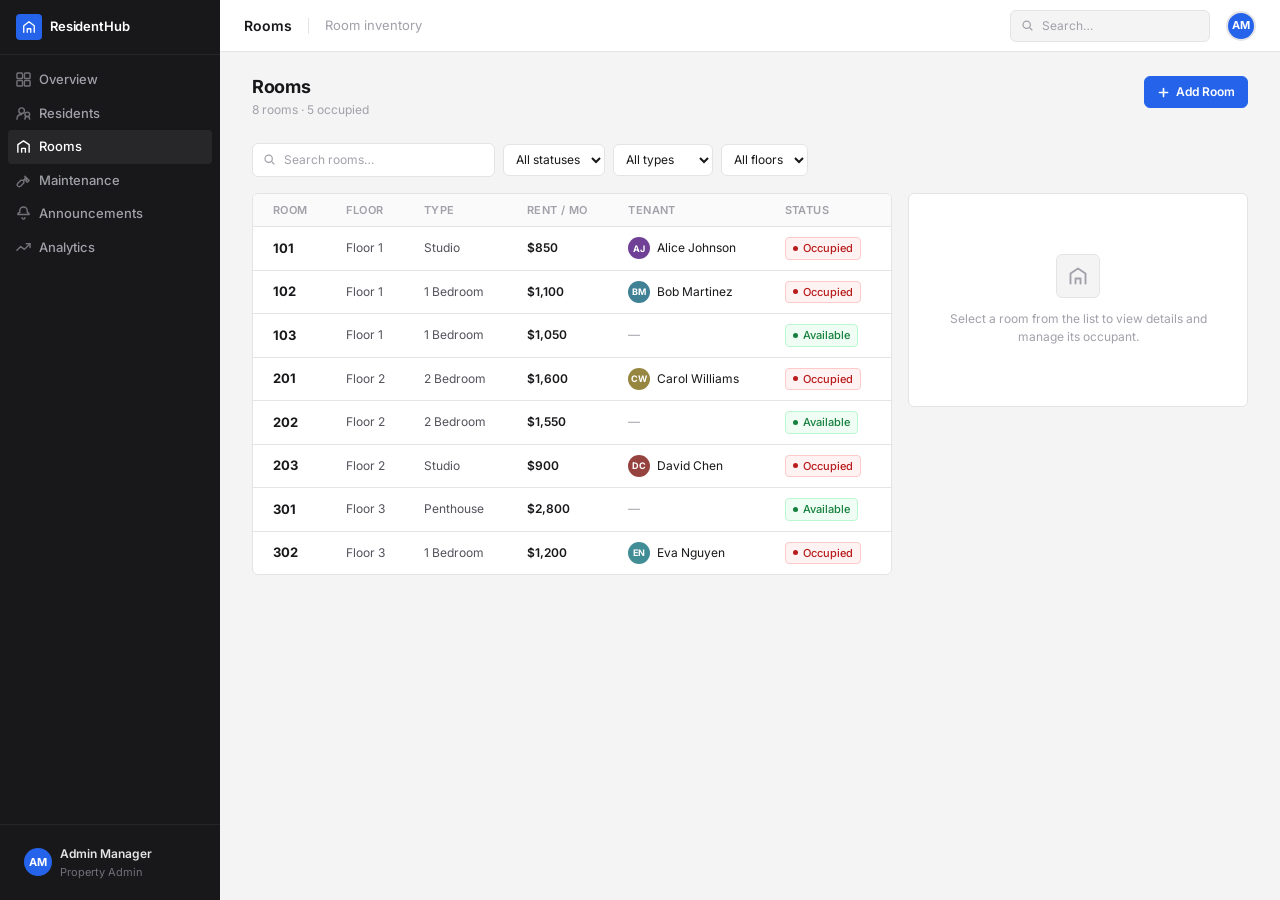
<file: rooms.html>
<!DOCTYPE html>
<html lang="en">
<head>
  <meta charset="UTF-8" />
  <meta name="viewport" content="width=device-width, initial-scale=1.0" />
  <title>Rooms — ResidentHub</title>
  <link rel="preconnect" href="https://fonts.googleapis.com" />
  <link rel="preconnect" href="https://fonts.gstatic.com" crossorigin />
  <link href="https://fonts.googleapis.com/css2?family=Inter:wght@400;500;600;700;800&display=swap" rel="stylesheet" />
  <link rel="stylesheet" href="css/style.css" />
  <link rel="stylesheet" href="css/dashboard.css" />
</head>
<body>
<div class="app-shell">

  <aside class="sidebar">
    <div class="sidebar-brand">
      <div class="brand-mark">
        <svg viewBox="0 0 16 16" fill="none" stroke="#fff" stroke-width="1.5" stroke-linecap="round" stroke-linejoin="round"><path d="M2 14V6.5L8 2l6 4.5V14"/><path d="M6 14v-4h4v4"/></svg>
      </div>
      <span class="brand-name">ResidentHub</span>
    </div>
    <nav class="sidebar-nav">
      <div class="nav-group">
        <a href="index.html" class="nav-item">
          <svg viewBox="0 0 16 16" fill="none" stroke="currentColor" stroke-width="1.5" stroke-linecap="round" stroke-linejoin="round"><rect x="1" y="1" width="6" height="6" rx="1"/><rect x="9" y="1" width="6" height="6" rx="1"/><rect x="9" y="9" width="6" height="6" rx="1"/><rect x="1" y="9" width="6" height="6" rx="1"/></svg>
          Overview
        </a>
        <a href="residents.html" class="nav-item">
          <svg viewBox="0 0 16 16" fill="none" stroke="currentColor" stroke-width="1.5" stroke-linecap="round" stroke-linejoin="round"><circle cx="6" cy="5" r="3"/><path d="M1 14c0-3 2-5 5-5"/><circle cx="12" cy="9" r="2.5"/><path d="M9.5 14c0-2 1-3 2.5-3s2.5 1 2.5 3"/></svg>
          Residents
        </a>
        <a href="rooms.html" class="nav-item active">
          <svg viewBox="0 0 16 16" fill="none" stroke="currentColor" stroke-width="1.5" stroke-linecap="round" stroke-linejoin="round"><path d="M2 14V6l6-4 6 4v8"/><path d="M6 14v-4h4v4"/></svg>
          Rooms
        </a>
        <a href="maintenance.html" class="nav-item">
          <svg viewBox="0 0 16 16" fill="none" stroke="currentColor" stroke-width="1.5" stroke-linecap="round" stroke-linejoin="round"><path d="M9.5 3.5a3 3 0 0 1-4 4L2 11a2 2 0 1 0 3 3l3.5-3.5a3 3 0 0 1 4-4l-2 2 1.5 1.5 2-2z"/></svg>
          Maintenance
        </a>
        <a href="announcements.html" class="nav-item">
          <svg viewBox="0 0 16 16" fill="none" stroke="currentColor" stroke-width="1.5" stroke-linecap="round" stroke-linejoin="round"><path d="M14 9H2a2 2 0 0 1 2-2V5a4 4 0 0 1 8 0v2a2 2 0 0 1 2 2z"/><path d="M6.5 12.5a1.5 1.5 0 0 0 3 0"/></svg>
          Announcements
        </a>
        <a href="analytics.html" class="nav-item">
          <svg viewBox="0 0 16 16" fill="none" stroke="currentColor" stroke-width="1.5" stroke-linecap="round" stroke-linejoin="round"><polyline points="1 11 5 7 9 10 15 4"/><polyline points="11 4 15 4 15 8"/></svg>
          Analytics
        </a>
      </div>
    </nav>
    <div class="sidebar-footer">
      <div class="sidebar-user">
        <div class="user-avatar">AM</div>
        <div>
          <div class="user-info-name">Admin Manager</div>
          <div class="user-info-role">Property Admin</div>
        </div>
      </div>
    </div>
  </aside>

  <div class="main">
    <header class="topbar">
      <span class="topbar-title">Rooms</span>
      <div class="topbar-sep"></div>
      <span class="topbar-crumb" id="room-topbar-sub">Room inventory</span>
      <div class="topbar-search">
        <svg viewBox="0 0 16 16" fill="none" stroke="currentColor" stroke-width="1.5" stroke-linecap="round" stroke-linejoin="round"><circle cx="7" cy="7" r="4.5"/><path d="M11 11l2.5 2.5"/></svg>
        <input type="text" placeholder="Search…" />
      </div>
      <div class="topbar-actions"><div class="topbar-avatar">AM</div></div>
    </header>

    <div class="page">
      <div class="page-inner">

        <div class="page-head">
          <div class="page-head-left">
            <h1>Rooms</h1>
            <p id="room-count-label">Loading…</p>
          </div>
          <button class="btn btn-primary" id="btn-add-room">
            <svg viewBox="0 0 16 16" fill="none" stroke="currentColor" stroke-width="2" stroke-linecap="round" stroke-linejoin="round"><path d="M8 3v10M3 8h10"/></svg>
            Add Room
          </button>
        </div>

        <!-- Toolbar -->
        <div class="toolbar">
          <div class="search-input-wrap">
            <svg viewBox="0 0 16 16" fill="none" stroke="currentColor" stroke-width="1.5" stroke-linecap="round" stroke-linejoin="round"><circle cx="7" cy="7" r="4.5"/><path d="M11 11l2.5 2.5"/></svg>
            <input type="text" placeholder="Search rooms…" id="search-rooms" />
          </div>
          <select class="filter-select" id="filter-status">
            <option value="">All statuses</option>
            <option value="available">Available</option>
            <option value="occupied">Occupied</option>
          </select>
          <select class="filter-select" id="filter-type">
            <option value="">All types</option>
            <option value="Studio">Studio</option>
            <option value="1 Bedroom">1 Bedroom</option>
            <option value="2 Bedroom">2 Bedroom</option>
            <option value="Penthouse">Penthouse</option>
          </select>
          <select class="filter-select" id="filter-floor">
            <option value="">All floors</option>
          </select>
          <div class="toolbar-spacer"></div>
          <span style="font-size:11px;color:var(--text-3);" id="room-showing-label"></span>
        </div>

        <!-- Split layout: table + detail panel -->
        <div class="rooms-split">

          <!-- Room list -->
          <div class="table-wrap">
            <table>
              <thead>
                <tr>
                  <th>Room</th>
                  <th>Floor</th>
                  <th>Type</th>
                  <th>Rent / mo</th>
                  <th>Tenant</th>
                  <th>Status</th>
                </tr>
              </thead>
              <tbody id="rooms-tbody">
                <tr><td colspan="6"><div class="empty" style="padding:var(--s8)"><p>Loading…</p></div></td></tr>
              </tbody>
            </table>
          </div>

          <!-- Room detail panel -->
          <div class="room-detail-panel" id="room-detail-panel">
            <div class="room-detail-empty">
              <div class="icon">
                <svg viewBox="0 0 16 16" fill="none" stroke="currentColor" stroke-width="1.5" stroke-linecap="round" stroke-linejoin="round"><path d="M2 14V6l6-4 6 4v8"/><path d="M6 14v-4h4v4"/></svg>
              </div>
              <p>Select a room from the list to view details and manage its occupant.</p>
            </div>
          </div>

        </div><!-- /.rooms-split -->
      </div>
    </div>
  </div>
</div>

<!-- ── Add / Edit Room Modal ─────────────────────────── -->
<div class="modal-overlay" id="room-modal">
  <div class="modal">
    <div class="modal-header">
      <span class="modal-title" id="room-modal-title">Add Room</span>
      <button class="modal-close" data-close-modal>
        <svg viewBox="0 0 16 16" fill="none" stroke="currentColor" stroke-width="2" stroke-linecap="round"><path d="M12 4L4 12M4 4l8 8"/></svg>
      </button>
    </div>
    <div class="modal-body">
      <form id="room-form" novalidate>
        <input type="hidden" id="room-id" />
        <div class="form-row">
          <div class="form-group">
            <label class="form-label" for="room-number">Room number <span class="req">*</span></label>
            <input type="text" class="form-input" id="room-number" placeholder="e.g. 101" />
          </div>
          <div class="form-group">
            <label class="form-label" for="room-floor">Floor <span class="req">*</span></label>
            <input type="number" class="form-input" id="room-floor" placeholder="1" min="1" max="99" />
          </div>
        </div>
        <div class="form-row">
          <div class="form-group">
            <label class="form-label" for="room-type">Room type <span class="req">*</span></label>
            <select class="form-select" id="room-type">
              <option value="">Select…</option>
              <option value="Studio">Studio</option>
              <option value="1 Bedroom">1 Bedroom</option>
              <option value="2 Bedroom">2 Bedroom</option>
              <option value="Penthouse">Penthouse</option>
            </select>
          </div>
          <div class="form-group">
            <label class="form-label" for="room-rent">Monthly rent ($) <span class="req">*</span></label>
            <input type="number" class="form-input" id="room-rent" placeholder="900" min="0" />
          </div>
        </div>
        <div class="form-group">
          <label class="form-label" for="room-status">Status</label>
          <select class="form-select" id="room-status">
            <option value="available">Available</option>
            <option value="occupied">Occupied</option>
          </select>
        </div>
      </form>
    </div>
    <div class="modal-footer">
      <button class="btn btn-secondary" data-close-modal>Cancel</button>
      <button class="btn btn-primary" id="btn-save-room">Save room</button>
    </div>
  </div>
</div>

<div id="toast-root"></div>
<script src="js/storage.js"></script>
<script src="js/utils.js"></script>
<script src="js/rooms.js"></script>
</body>
</html>
</file>
<file: css/style.css>
/* ============================================================
   ResidentHub — Design System
   A restrained, production-grade SaaS stylesheet.
   Philosophy: borders over shadows, function over decoration,
   real-world density over conceptual whitespace.
   ============================================================ */

/* ----------------------------------------------------------
   1. Custom Properties
   ---------------------------------------------------------- */
:root {
  /* Page */
  --bg:          #F4F4F5;
  --surface:     #FFFFFF;
  --surface-2:   #FAFAFA;

  /* Borders */
  --border:      #E4E4E7;
  --border-2:    #D4D4D8;

  /* Text */
  --text:        #18181B;
  --text-2:      #52525B;
  --text-3:      #A1A1AA;

  /* Accent (used sparingly) */
  --blue:        #2563EB;
  --blue-light:  #EFF6FF;
  --blue-mid:    #BFDBFE;

  /* Status */
  --green:       #15803D;
  --green-bg:    #F0FDF4;
  --green-border:#BBF7D0;

  --amber:       #B45309;
  --amber-bg:    #FFFBEB;
  --amber-border:#FDE68A;

  --red:         #B91C1C;
  --red-bg:      #FEF2F2;
  --red-border:  #FECACA;

  --purple:      #7C3AED;
  --purple-bg:   #F5F3FF;

  /* Sidebar */
  --sb-bg:       #18181B;
  --sb-text:     #A1A1AA;
  --sb-hover:    #27272A;
  --sb-active-bg:#27272A;
  --sb-active:   #FFFFFF;
  --sb-border:   rgba(255,255,255,.06);
  --sb-width:    220px;

  /* Topbar */
  --tb-height:   52px;

  /* Spacing scale */
  --s1: 4px;  --s2: 8px;  --s3: 12px;  --s4: 16px;
  --s5: 20px; --s6: 24px; --s7: 32px;  --s8: 40px;

  /* Radius */
  --r:   6px;
  --r-sm:4px;
  --r-lg:10px;

  /* Type */
  --font: 'Inter', ui-sans-serif, system-ui, -apple-system, sans-serif;
  --mono: 'JetBrains Mono', ui-monospace, 'Cascadia Code', monospace;
}

/* ----------------------------------------------------------
   2. Reset
   ---------------------------------------------------------- */
*, *::before, *::after { box-sizing: border-box; margin: 0; padding: 0; }
html { font-size: 13px; text-rendering: optimizeLegibility; -webkit-font-smoothing: antialiased; }
body { font-family: var(--font); background: var(--bg); color: var(--text); line-height: 1.5; min-height: 100vh; }
a { color: inherit; text-decoration: none; }
button { cursor: pointer; font: inherit; border: none; background: none; }
input, select, textarea { font: inherit; }
ul, ol { list-style: none; }
img { display: block; max-width: 100%; }
svg { display: block; }

/* ----------------------------------------------------------
   3. App Shell
   ---------------------------------------------------------- */
.app-shell { display: flex; min-height: 100vh; }

/* ----------------------------------------------------------
   4. Sidebar
   ---------------------------------------------------------- */
.sidebar {
  width: var(--sb-width);
  background: var(--sb-bg);
  display: flex;
  flex-direction: column;
  position: fixed;
  inset: 0 auto 0 0;
  z-index: 100;
  overflow: hidden;
}

/* Brand */
.sidebar-brand {
  display: flex;
  align-items: center;
  gap: var(--s2);
  padding: 14px var(--s4);
  border-bottom: 1px solid var(--sb-border);
  min-height: var(--tb-height);
}

.brand-mark {
  width: 26px; height: 26px;
  background: var(--blue);
  border-radius: var(--r-sm);
  display: grid; place-items: center;
  flex-shrink: 0;
}
.brand-mark svg { width: 14px; height: 14px; }

.brand-name {
  font-size: 13px;
  font-weight: 600;
  color: #fff;
  letter-spacing: -.01em;
}

/* Nav */
.sidebar-nav { flex: 1; padding: var(--s2) var(--s2); overflow-y: auto; }

.nav-group { margin-bottom: var(--s3); }

.nav-group-label {
  font-size: 10px;
  font-weight: 600;
  letter-spacing: .07em;
  text-transform: uppercase;
  color: #3F3F46;
  padding: var(--s2) var(--s2);
  display: block;
}

.nav-item {
  display: flex;
  align-items: center;
  gap: var(--s2);
  padding: 7px var(--s2);
  border-radius: var(--r-sm);
  color: var(--sb-text);
  font-size: 13px;
  font-weight: 500;
  transition: background 120ms, color 120ms;
  position: relative;
  user-select: none;
}

.nav-item:hover { background: var(--sb-hover); color: #D4D4D8; }

.nav-item.active {
  background: var(--sb-active-bg);
  color: var(--sb-active);
}

.nav-item svg {
  width: 15px; height: 15px;
  flex-shrink: 0;
  opacity: .65;
}

.nav-item.active svg, .nav-item:hover svg { opacity: 1; }

.nav-badge {
  margin-left: auto;
  background: #3F3F46;
  color: #A1A1AA;
  font-size: 10px;
  font-weight: 600;
  padding: 1px 6px;
  border-radius: 10px;
  font-variant-numeric: tabular-nums;
}

.nav-item.active .nav-badge { background: #404040; color: #D4D4D8; }

/* Footer */
.sidebar-footer {
  padding: var(--s3) var(--s4);
  border-top: 1px solid var(--sb-border);
}

.sidebar-user {
  display: flex;
  align-items: center;
  gap: var(--s2);
  border-radius: var(--r-sm);
  padding: var(--s2);
  transition: background 120ms;
  cursor: default;
}

.sidebar-user:hover { background: var(--sb-hover); }

.user-avatar {
  width: 28px; height: 28px;
  border-radius: 50%;
  background: #2563EB;
  display: grid; place-items: center;
  font-size: 11px; font-weight: 700;
  color: #fff;
  flex-shrink: 0;
}

.user-info-name { font-size: 12px; font-weight: 600; color: #E4E4E7; }
.user-info-role { font-size: 11px; color: #71717A; margin-top: 1px; }

/* ----------------------------------------------------------
   5. Main Content
   ---------------------------------------------------------- */
.main { margin-left: var(--sb-width); flex: 1; display: flex; flex-direction: column; min-width: 0; }

/* ----------------------------------------------------------
   6. Topbar
   ---------------------------------------------------------- */
.topbar {
  height: var(--tb-height);
  background: var(--surface);
  border-bottom: 1px solid var(--border);
  display: flex;
  align-items: center;
  padding: 0 var(--s6);
  gap: var(--s4);
  position: sticky; top: 0; z-index: 50;
}

.topbar-title { font-size: 14px; font-weight: 600; color: var(--text); }

.topbar-sep {
  width: 1px; height: 16px;
  background: var(--border);
  flex-shrink: 0;
}

.topbar-crumb { font-size: 13px; color: var(--text-3); }

/* Search */
.topbar-search {
  display: flex; align-items: center; gap: var(--s2);
  background: var(--bg);
  border: 1px solid var(--border);
  border-radius: var(--r);
  padding: 0 10px;
  width: 200px;
  margin-left: auto;
  transition: border-color 150ms, background 150ms;
}
.topbar-search:focus-within { border-color: var(--blue); background: var(--surface); }
.topbar-search svg { width: 13px; height: 13px; color: var(--text-3); flex-shrink: 0; }
.topbar-search input {
  background: none; border: none; outline: none;
  height: 30px; font-size: 12px; color: var(--text); width: 100%;
}
.topbar-search input::placeholder { color: var(--text-3); }

/* Topbar actions */
.topbar-actions { display: flex; align-items: center; gap: var(--s2); }

.topbar-icon-btn {
  width: 30px; height: 30px;
  border-radius: var(--r-sm);
  display: grid; place-items: center;
  color: var(--text-2);
  transition: background 120ms, color 120ms;
  position: relative;
}
.topbar-icon-btn:hover { background: var(--bg); color: var(--text); }
.topbar-icon-btn svg { width: 16px; height: 16px; }

.notif-dot {
  position: absolute; top: 5px; right: 5px;
  width: 6px; height: 6px;
  border-radius: 50%; background: var(--red);
  border: 1.5px solid var(--surface);
}

.topbar-avatar {
  width: 30px; height: 30px;
  border-radius: 50%;
  background: var(--blue);
  display: grid; place-items: center;
  font-size: 11px; font-weight: 700;
  color: #fff; cursor: pointer;
  border: 2px solid var(--border);
  transition: border-color 120ms;
}
.topbar-avatar:hover { border-color: var(--blue-mid); }

/* ----------------------------------------------------------
   7. Page Layout
   ---------------------------------------------------------- */
.page { flex: 1; overflow-y: auto; }

.page-inner { padding: var(--s6) var(--s7); max-width: 1280px; }

/* Page header row */
.page-head {
  display: flex; align-items: flex-start;
  justify-content: space-between; gap: var(--s4);
  margin-bottom: var(--s6);
}

.page-head-left h1 {
  font-size: 18px; font-weight: 700; color: var(--text);
  letter-spacing: -.02em; line-height: 1.2;
}
.page-head-left p {
  font-size: 12px; color: var(--text-3); margin-top: 3px;
}

/* ----------------------------------------------------------
   8. Buttons
   ---------------------------------------------------------- */
.btn {
  display: inline-flex; align-items: center; gap: 6px;
  padding: 0 12px; height: 32px;
  border-radius: var(--r); font-size: 12px; font-weight: 600;
  transition: background 120ms, border-color 120ms, box-shadow 120ms;
  white-space: nowrap; flex-shrink: 0;
}
.btn:active { opacity: .85; }
.btn svg { width: 13px; height: 13px; flex-shrink: 0; }

.btn-primary {
  background: var(--blue); color: #fff;
  border: 1px solid var(--blue);
}
.btn-primary:hover { background: #1D4ED8; border-color: #1D4ED8; }

.btn-secondary {
  background: var(--surface); color: var(--text);
  border: 1px solid var(--border);
}
.btn-secondary:hover { background: var(--bg); border-color: var(--border-2); }

.btn-ghost {
  color: var(--text-2); border: 1px solid transparent;
  padding: 0 8px;
}
.btn-ghost:hover { background: var(--bg); color: var(--text); border-color: var(--border); }

.btn-danger {
  background: var(--red-bg); color: var(--red);
  border: 1px solid var(--red-border);
}
.btn-danger:hover { background: #FEE2E2; }

.btn-sm { height: 26px; padding: 0 8px; font-size: 11px; }
.btn-xs { height: 22px; padding: 0 6px; font-size: 11px; }

/* Icon-only button */
.icon-btn {
  width: 28px; height: 28px;
  display: grid; place-items: center;
  border-radius: var(--r-sm);
  color: var(--text-3);
  transition: background 120ms, color 120ms;
}
.icon-btn:hover { background: var(--bg); color: var(--text-2); }
.icon-btn svg { width: 14px; height: 14px; }

/* ----------------------------------------------------------
   9. Toolbar (search + filters row)
   ---------------------------------------------------------- */
.toolbar {
  display: flex; align-items: center; gap: var(--s2);
  margin-bottom: var(--s4);
  flex-wrap: wrap;
}

.search-input-wrap {
  display: flex; align-items: center; gap: var(--s2);
  background: var(--surface);
  border: 1px solid var(--border);
  border-radius: var(--r);
  padding: 0 10px;
  transition: border-color 150ms;
}
.search-input-wrap:focus-within { border-color: var(--blue); }
.search-input-wrap svg { width: 13px; height: 13px; color: var(--text-3); flex-shrink: 0; }
.search-input-wrap input {
  background: none; border: none; outline: none;
  height: 32px; font-size: 12px; color: var(--text); width: 200px;
}
.search-input-wrap input::placeholder { color: var(--text-3); }

.filter-select {
  height: 32px; padding: 0 8px;
  border: 1px solid var(--border);
  border-radius: var(--r);
  background: var(--surface);
  font-size: 12px; color: var(--text);
  outline: none; cursor: pointer;
  transition: border-color 150ms;
}
.filter-select:focus { border-color: var(--blue); }

.toolbar-spacer { flex: 1; }

/* ----------------------------------------------------------
   10. Surface / Panel
   ---------------------------------------------------------- */
.panel {
  background: var(--surface);
  border: 1px solid var(--border);
  border-radius: var(--r);
}

.panel-header {
  display: flex; align-items: center; justify-content: space-between;
  padding: var(--s4) var(--s5);
  border-bottom: 1px solid var(--border);
}

.panel-title {
  font-size: 13px; font-weight: 600; color: var(--text);
}
.panel-subtitle { font-size: 11px; color: var(--text-3); margin-top: 2px; }

/* ----------------------------------------------------------
   11. Tables
   ---------------------------------------------------------- */
.table-wrap {
  background: var(--surface);
  border: 1px solid var(--border);
  border-radius: var(--r);
  overflow: hidden;
}

table { width: 100%; border-collapse: collapse; }

thead th {
  background: var(--surface-2);
  padding: 8px var(--s4);
  text-align: left;
  font-size: 11px; font-weight: 600;
  color: var(--text-3);
  letter-spacing: .04em;
  text-transform: uppercase;
  border-bottom: 1px solid var(--border);
  white-space: nowrap;
  user-select: none;
}

thead th:first-child { padding-left: var(--s5); }
thead th:last-child  { padding-right: var(--s5); }

tbody tr {
  border-bottom: 1px solid var(--border);
  transition: background 80ms;
}
tbody tr:last-child { border-bottom: none; }
tbody tr:hover { background: #FAFAFA; }

tbody td {
  padding: 10px var(--s4);
  font-size: 12px; color: var(--text);
  vertical-align: middle;
}
tbody td:first-child { padding-left: var(--s5); }
tbody td:last-child  { padding-right: var(--s5); }

.td-meta { color: var(--text-3); font-size: 11px; margin-top: 1px; }
.td-actions { display: flex; gap: 2px; align-items: center; }
.td-actions-right { display: flex; gap: 2px; align-items: center; justify-content: flex-end; }

/* Sortable column */
th.sortable { cursor: pointer; }
th.sortable:hover { color: var(--text-2); }

/* Checkbox column */
.col-check { width: 36px; }

/* ----------------------------------------------------------
   12. Status Badges
   ---------------------------------------------------------- */
.badge {
  display: inline-flex; align-items: center; gap: 5px;
  padding: 2px 7px;
  border-radius: 4px;
  font-size: 11px; font-weight: 500;
  border: 1px solid transparent;
  white-space: nowrap;
}

/* Dot variant */
.badge::before {
  content: ''; width: 5px; height: 5px;
  border-radius: 50%; flex-shrink: 0;
}

.badge-green  { background: var(--green-bg);  color: var(--green);  border-color: var(--green-border); }
.badge-green::before  { background: var(--green); }
.badge-amber  { background: var(--amber-bg);  color: var(--amber);  border-color: var(--amber-border); }
.badge-amber::before  { background: var(--amber); }
.badge-red    { background: var(--red-bg);    color: var(--red);    border-color: var(--red-border); }
.badge-red::before    { background: var(--red); }
.badge-blue   { background: var(--blue-light);color: var(--blue);   border-color: var(--blue-mid); }
.badge-blue::before   { background: var(--blue); }
.badge-gray   { background: var(--bg);        color: var(--text-2); border-color: var(--border); }
.badge-gray::before   { background: var(--text-3); }
.badge-purple { background: var(--purple-bg); color: var(--purple); border-color: #DDD6FE; }
.badge-purple::before { background: var(--purple); }

/* No-dot variant */
.badge-plain { }
.badge-plain::before { display: none; }

/* ----------------------------------------------------------
   13. Priority Indicator
   ---------------------------------------------------------- */
.priority-dot {
  width: 8px; height: 8px;
  border-radius: 50%;
  display: inline-block;
  flex-shrink: 0;
}
.priority-dot.high   { background: var(--red); }
.priority-dot.medium { background: var(--amber); }
.priority-dot.low    { background: var(--text-3); }

.priority-label {
  display: inline-flex; align-items: center; gap: 5px;
  font-size: 11px; color: var(--text-2);
}

/* ----------------------------------------------------------
   14. Modals
   ---------------------------------------------------------- */
.modal-overlay {
  position: fixed; inset: 0;
  background: rgba(0,0,0,.35);
  backdrop-filter: blur(2px);
  z-index: 500;
  display: flex; align-items: center; justify-content: center;
  padding: var(--s5);
  opacity: 0; pointer-events: none;
  transition: opacity 160ms;
}
.modal-overlay.open { opacity: 1; pointer-events: all; }

.modal {
  background: var(--surface);
  border: 1px solid var(--border);
  border-radius: var(--r-lg);
  box-shadow: 0 20px 60px rgba(0,0,0,.18), 0 4px 12px rgba(0,0,0,.08);
  width: 100%; max-width: 480px; max-height: 90vh;
  overflow-y: auto;
  transform: translateY(8px) scale(.98);
  transition: transform 160ms;
}
.modal-overlay.open .modal { transform: translateY(0) scale(1); }
.modal-lg { max-width: 580px; }
.modal-sm { max-width: 380px; }

.modal-header {
  display: flex; align-items: center; justify-content: space-between;
  padding: var(--s5) var(--s6);
  border-bottom: 1px solid var(--border);
}
.modal-title { font-size: 14px; font-weight: 700; color: var(--text); }

.modal-close {
  width: 26px; height: 26px;
  display: grid; place-items: center;
  border-radius: var(--r-sm);
  color: var(--text-3);
  transition: background 120ms, color 120ms;
}
.modal-close:hover { background: var(--bg); color: var(--text-2); }
.modal-close svg { width: 14px; height: 14px; }

.modal-body { padding: var(--s5) var(--s6); }
.modal-footer {
  display: flex; justify-content: flex-end; gap: var(--s2);
  padding: var(--s4) var(--s6);
  border-top: 1px solid var(--border);
  background: var(--surface-2);
  border-radius: 0 0 var(--r-lg) var(--r-lg);
}

/* ----------------------------------------------------------
   15. Form Elements
   ---------------------------------------------------------- */
.form-group { margin-bottom: var(--s4); }
.form-row { display: grid; grid-template-columns: 1fr 1fr; gap: var(--s3); }

.form-label {
  display: block;
  font-size: 11px; font-weight: 600; color: var(--text-2);
  margin-bottom: 5px; letter-spacing: .01em;
}
.form-label .req { color: var(--red); }

.form-input, .form-select, .form-textarea {
  width: 100%; height: 34px;
  padding: 0 10px;
  border: 1px solid var(--border);
  border-radius: var(--r);
  background: var(--surface);
  color: var(--text); font-size: 13px;
  outline: none;
  transition: border-color 120ms, box-shadow 120ms;
}
.form-input:focus, .form-select:focus, .form-textarea:focus {
  border-color: var(--blue);
  box-shadow: 0 0 0 3px rgba(37,99,235,.1);
}
.form-input.is-error, .form-select.is-error, .form-textarea.is-error {
  border-color: var(--red);
}
.form-input:disabled, .form-select:disabled {
  background: var(--bg); color: var(--text-3); cursor: not-allowed;
}
.form-textarea {
  height: auto; padding: 8px 10px; resize: vertical; min-height: 76px; line-height: 1.5;
}
.form-hint { font-size: 11px; color: var(--text-3); margin-top: 4px; }
.form-error-msg { font-size: 11px; color: var(--red); margin-top: 4px; }

/* ----------------------------------------------------------
   16. Toast Notifications
   ---------------------------------------------------------- */
#toast-root {
  position: fixed; bottom: 20px; right: 20px;
  z-index: 900; display: flex; flex-direction: column; gap: 8px;
  pointer-events: none;
}

.toast {
  display: flex; align-items: center; gap: 10px;
  padding: 10px 14px;
  background: var(--text);
  color: #fff;
  border-radius: var(--r);
  font-size: 12px; font-weight: 500;
  box-shadow: 0 4px 16px rgba(0,0,0,.2);
  pointer-events: all;
  max-width: 300px; min-width: 200px;
  transform: translateX(110%);
  transition: transform 280ms cubic-bezier(.34,1.56,.64,1);
}
.toast.in  { transform: translateX(0); }
.toast.out { transform: translateX(110%); transition-timing-function: ease-in; transition-duration: 180ms; }

.toast-pip {
  width: 4px; height: 28px;
  border-radius: 2px; flex-shrink: 0;
}
.toast-success .toast-pip { background: #4ADE80; }
.toast-error   .toast-pip { background: #F87171; }
.toast-info    .toast-pip { background: #60A5FA; }

/* ----------------------------------------------------------
   17. Confirm Dialog
   ---------------------------------------------------------- */
.confirm-body { padding: var(--s5) var(--s6); }
.confirm-body h3 { font-size: 14px; font-weight: 700; margin-bottom: var(--s2); }
.confirm-body p  { font-size: 12px; color: var(--text-2); line-height: 1.55; }

/* ----------------------------------------------------------
   18. Empty State
   ---------------------------------------------------------- */
.empty {
  display: flex; flex-direction: column; align-items: center;
  padding: 60px var(--s6); text-align: center; gap: 8px;
}
.empty-icon {
  width: 40px; height: 40px;
  background: var(--bg); border: 1px solid var(--border);
  border-radius: var(--r);
  display: grid; place-items: center;
  margin-bottom: 4px;
  color: var(--text-3);
}
.empty-icon svg { width: 20px; height: 20px; }
.empty h3 { font-size: 13px; font-weight: 600; color: var(--text); }
.empty p  { font-size: 12px; color: var(--text-3); max-width: 260px; line-height: 1.5; }

/* ----------------------------------------------------------
   19. Skeleton / Loading
   ---------------------------------------------------------- */
.skeleton {
  background: linear-gradient(90deg, var(--bg) 25%, var(--border) 50%, var(--bg) 75%);
  background-size: 200% 100%;
  animation: sk-shimmer 1.5s ease infinite;
  border-radius: var(--r-sm);
}
@keyframes sk-shimmer { 0% { background-position: 200% 0; } 100% { background-position: -200% 0; } }

/* ----------------------------------------------------------
   20. Misc utilities
   ---------------------------------------------------------- */
.sr-only { position: absolute; width: 1px; height: 1px; padding: 0; margin: -1px; overflow: hidden; clip: rect(0,0,0,0); border: 0; }
.truncate { white-space: nowrap; overflow: hidden; text-overflow: ellipsis; }
.hidden   { display: none !important; }
.mono     { font-family: var(--mono); font-size: .95em; }
.divider  { height: 1px; background: var(--border); }

/* Inline avatar */
.avatar {
  border-radius: 50%;
  display: grid; place-items: center;
  font-weight: 700; color: #fff;
  flex-shrink: 0;
  background: var(--blue);
}
.avatar-sm { width: 28px; height: 28px; font-size: 10px; }
.avatar-md { width: 34px; height: 34px; font-size: 12px; }

/* Detail label/value pair */
.detail-row {
  display: flex; justify-content: space-between; align-items: baseline;
  padding: 9px 0; border-bottom: 1px solid var(--border);
  gap: var(--s4);
}
.detail-row:last-child { border-bottom: none; }
.detail-label { font-size: 11px; color: var(--text-3); font-weight: 500; flex-shrink: 0; }
.detail-value { font-size: 12px; color: var(--text); font-weight: 500; text-align: right; }

/* Horizontal metric strip */
.metric-strip {
  display: flex;
  background: var(--surface);
  border: 1px solid var(--border);
  border-radius: var(--r);
  overflow: hidden;
  margin-bottom: var(--s5);
}

.metric-item {
  flex: 1; padding: var(--s4) var(--s5);
  border-right: 1px solid var(--border);
  transition: background 120ms;
}
.metric-item:last-child { border-right: none; }
.metric-item:hover { background: var(--surface-2); }

.metric-label {
  font-size: 11px; color: var(--text-3);
  font-weight: 500; letter-spacing: .02em;
  margin-bottom: 4px;
  text-transform: uppercase;
}
.metric-value {
  font-size: 24px; font-weight: 800;
  color: var(--text); line-height: 1;
  letter-spacing: -.03em;
  font-variant-numeric: tabular-nums;
}
.metric-sub {
  font-size: 11px; color: var(--text-3);
  margin-top: 4px;
}
.metric-sub .up   { color: var(--green); }
.metric-sub .down { color: var(--red); }

/* Metric value medium size (for currency) */
.metric-value-md {
  font-size: 18px;
}

/* Lease duration badge */
.lease-duration-badge {
  display: inline-block;
  font-size: 11px;
  font-weight: 600;
  color: var(--text-2);
  background: var(--bg);
  border: 1px solid var(--border);
  border-radius: 4px;
  padding: 2px 7px;
  font-variant-numeric: tabular-nums;
}

/* Responsive */
@media (max-width: 960px) {
  .sidebar { transform: translateX(-100%); }
  .sidebar.open { transform: none; }
  .main { margin-left: 0; }
  .form-row { grid-template-columns: 1fr; }
}
</file>
<file: css/dashboard.css>
/* ============================================================
   ResidentHub — Dashboard & Page-specific styles
   ============================================================ */

/* ----------------------------------------------------------
   Dashboard two-column grid
   ---------------------------------------------------------- */
.dash-grid {
  display: grid;
  grid-template-columns: 1fr 300px;
  gap: var(--s5);
  align-items: start;
}

@media (max-width: 1100px) { .dash-grid { grid-template-columns: 1fr; } }

/* ----------------------------------------------------------
   Activity Timeline
   ---------------------------------------------------------- */
.activity-feed { padding: 0; }

.activity-entry {
  display: flex; align-items: flex-start; gap: var(--s3);
  padding: 10px var(--s5);
  border-bottom: 1px solid var(--border);
  position: relative;
  transition: background 80ms;
}
.activity-entry:last-child { border-bottom: none; }
.activity-entry:hover { background: var(--surface-2); }

.activity-pip {
  width: 7px; height: 7px;
  border-radius: 50%;
  border: 2px solid var(--surface);
  flex-shrink: 0;
  margin-top: 5px;
}
.activity-pip.blue   { background: var(--blue);  box-shadow: 0 0 0 2px var(--blue-mid); }
.activity-pip.green  { background: var(--green);  box-shadow: 0 0 0 2px var(--green-border); }
.activity-pip.red    { background: var(--red);    box-shadow: 0 0 0 2px var(--red-border); }
.activity-pip.amber  { background: var(--amber);  box-shadow: 0 0 0 2px var(--amber-border); }
.activity-pip.gray   { background: var(--text-3); box-shadow: 0 0 0 2px var(--border-2); }

.activity-body { flex: 1; min-width: 0; }
.activity-text { font-size: 12px; color: var(--text); line-height: 1.45; }
.activity-text strong { font-weight: 600; }
.activity-time { font-size: 11px; color: var(--text-3); margin-top: 2px; }

.activity-feed-empty { padding: var(--s7) var(--s6); text-align: center; }
.activity-feed-footer {
  padding: 10px var(--s5);
  border-top: 1px solid var(--border);
  background: var(--surface-2);
}

/* ----------------------------------------------------------
   Right sidebar panels
   ---------------------------------------------------------- */
.side-panel-stack { display: flex; flex-direction: column; gap: var(--s4); }

/* Mini stat list inside panel */
.mini-stat-list { }
.mini-stat {
  display: flex; align-items: center; gap: var(--s3);
  padding: 9px var(--s5);
  border-bottom: 1px solid var(--border);
}
.mini-stat:last-child { border-bottom: none; }

.mini-stat-bar-wrap {
  flex: 1; height: 4px;
  background: var(--bg); border-radius: 2px;
  overflow: hidden;
}
.mini-stat-bar { height: 100%; border-radius: 2px; background: var(--blue); transition: width .5s ease; }
.mini-stat-bar.green { background: var(--green); }
.mini-stat-bar.amber { background: var(--amber); }

.mini-stat-label { font-size: 12px; color: var(--text); width: 110px; flex-shrink: 0; }
.mini-stat-val   { font-size: 12px; font-weight: 700; color: var(--text); width: 24px; text-align: right; flex-shrink: 0; font-variant-numeric: tabular-nums; }

/* Pending maintenance preview */
.maint-list { }
.maint-entry {
  display: flex; align-items: flex-start; gap: 10px;
  padding: 10px var(--s5);
  border-bottom: 1px solid var(--border);
  transition: background 80ms;
}
.maint-entry:last-child { border-bottom: none; }
.maint-entry:hover { background: var(--surface-2); }

.maint-entry-body { flex: 1; min-width: 0; }
.maint-entry-title {
  font-size: 12px; font-weight: 500; color: var(--text);
  white-space: nowrap; overflow: hidden; text-overflow: ellipsis;
}
.maint-entry-meta { font-size: 11px; color: var(--text-3); margin-top: 1px; }

/* Recent requests table inside dashboard */
.recent-req-table tbody td { padding: 9px var(--s4); }
.recent-req-table tbody td:first-child { padding-left: var(--s5); }
.recent-req-table tbody td:last-child  { padding-right: var(--s5); }

/* ----------------------------------------------------------
   Rooms — Split Layout
   ---------------------------------------------------------- */
.rooms-split {
  display: grid;
  grid-template-columns: 1fr 340px;
  gap: var(--s4);
  align-items: start;
}

@media (max-width: 1050px) { .rooms-split { grid-template-columns: 1fr; } }

/* Room detail panel */
.room-detail-panel {
  background: var(--surface);
  border: 1px solid var(--border);
  border-radius: var(--r);
  position: sticky; top: calc(var(--tb-height) + var(--s4));
}

.room-detail-empty {
  padding: 60px var(--s5); text-align: center;
}
.room-detail-empty .icon {
  width: 44px; height: 44px;
  border: 1px solid var(--border);
  border-radius: var(--r); background: var(--bg);
  display: grid; place-items: center;
  margin: 0 auto var(--s3);
  color: var(--text-3);
}
.room-detail-empty .icon svg { width: 20px; height: 20px; }
.room-detail-empty p { font-size: 12px; color: var(--text-3); line-height: 1.5; }

.room-detail-header {
  padding: var(--s4) var(--s5);
  border-bottom: 1px solid var(--border);
  display: flex; align-items: flex-start; justify-content: space-between; gap: var(--s3);
}

.room-detail-num {
  font-size: 22px; font-weight: 800; color: var(--text);
  letter-spacing: -.03em; line-height: 1;
}
.room-detail-type { font-size: 12px; color: var(--text-3); margin-top: 3px; }

.room-detail-body { padding: var(--s4) var(--s5); }

.room-detail-section { margin-bottom: var(--s4); }
.room-detail-section-title {
  font-size: 10px; font-weight: 600; letter-spacing: .06em;
  text-transform: uppercase; color: var(--text-3);
  margin-bottom: var(--s2);
}

.room-tenant-card {
  background: var(--surface-2);
  border: 1px solid var(--border);
  border-radius: var(--r);
  padding: var(--s3) var(--s4);
  display: flex; align-items: center; gap: var(--s3);
}
.room-tenant-name { font-size: 12px; font-weight: 600; color: var(--text); }
.room-tenant-meta { font-size: 11px; color: var(--text-3); margin-top: 1px; }

.room-detail-actions {
  padding: var(--s3) var(--s5);
  border-top: 1px solid var(--border);
  background: var(--surface-2);
  display: flex; gap: var(--s2);
  border-radius: 0 0 var(--r) var(--r);
}

/* Room list rows — clickable */
.room-row { cursor: pointer; }
.room-row.selected { background: var(--blue-light) !important; }
.room-row.selected td { color: var(--text); }

/* ----------------------------------------------------------
   Maintenance — Ticket-style
   ---------------------------------------------------------- */
.maint-summary-bar {
  display: flex; gap: var(--s3); margin-bottom: var(--s5);
}
.maint-count-card {
  display: flex; align-items: center; gap: var(--s3);
  background: var(--surface); border: 1px solid var(--border);
  border-radius: var(--r); padding: 10px var(--s4);
  flex: 1;
}
.maint-count-num {
  font-size: 20px; font-weight: 800; color: var(--text);
  font-variant-numeric: tabular-nums; letter-spacing: -.02em;
  line-height: 1;
}
.maint-count-label { font-size: 11px; color: var(--text-3); margin-top: 2px; }
.maint-count-divider { width: 1px; height: 28px; background: var(--border); flex-shrink: 0; }

/* Status tab filter */
.status-tabs {
  display: flex; gap: 2px;
  background: var(--bg);
  border: 1px solid var(--border);
  border-radius: var(--r);
  padding: 3px;
}
.status-tab {
  padding: 4px 12px;
  border-radius: var(--r-sm);
  font-size: 12px; font-weight: 500;
  color: var(--text-2); cursor: pointer;
  transition: background 120ms, color 120ms;
  border: none; background: none;
  display: flex; align-items: center; gap: 6px;
}
.status-tab:hover { background: var(--surface); color: var(--text); }
.status-tab.active {
  background: var(--surface);
  color: var(--text);
  box-shadow: 0 1px 3px rgba(0,0,0,.08);
  font-weight: 600;
}
.status-tab .tab-count {
  background: var(--border);
  color: var(--text-2);
  font-size: 10px; font-weight: 600;
  padding: 1px 5px; border-radius: 8px;
  font-variant-numeric: tabular-nums;
}
.status-tab.active .tab-count { background: var(--bg); }

/* Ticket row expand */
.ticket-desc {
  font-size: 11px; color: var(--text-3);
  max-width: 320px;
  white-space: nowrap; overflow: hidden; text-overflow: ellipsis;
}

/* ----------------------------------------------------------
   Announcements — Feed style
   ---------------------------------------------------------- */
.ann-feed { }

.ann-entry {
  display: flex; gap: var(--s5);
  padding: var(--s5) var(--s6);
  border-bottom: 1px solid var(--border);
  transition: background 80ms;
}
.ann-entry:last-child { border-bottom: none; }
.ann-entry:hover { background: var(--surface-2); }

.ann-date-col {
  width: 64px; flex-shrink: 0;
  padding-top: 2px;
}
.ann-date-day {
  font-size: 20px; font-weight: 800; color: var(--text);
  line-height: 1; letter-spacing: -.03em;
  font-variant-numeric: tabular-nums;
}
.ann-date-month { font-size: 11px; color: var(--text-3); font-weight: 500; margin-top: 2px; }

.ann-divider { width: 1px; background: var(--border); flex-shrink: 0; }

.ann-body { flex: 1; min-width: 0; }
.ann-title {
  font-size: 13px; font-weight: 600; color: var(--text);
  margin-bottom: 4px; line-height: 1.3;
}
.ann-desc {
  font-size: 12px; color: var(--text-2); line-height: 1.55;
  display: -webkit-box; -webkit-line-clamp: 2;
  -webkit-box-orient: vertical; overflow: hidden;
}
.ann-entry-foot { display: flex; align-items: center; gap: var(--s3); margin-top: 8px; }
.ann-ts { font-size: 11px; color: var(--text-3); }

.ann-actions { margin-left: auto; display: flex; gap: 4px; }

/* ----------------------------------------------------------
   Analytics page
   ---------------------------------------------------------- */

/* Summary KPI grid */
.analytics-summary-grid {
  display: grid;
  grid-template-columns: repeat(6, 1fr);
  background: var(--surface);
  border: 1px solid var(--border);
  border-radius: var(--r);
  overflow: hidden;
  margin-bottom: var(--s5);
}

@media (max-width: 1200px) { .analytics-summary-grid { grid-template-columns: repeat(3, 1fr); } }
@media (max-width: 700px)  { .analytics-summary-grid { grid-template-columns: repeat(2, 1fr); } }

.analytics-card {
  padding: var(--s4) var(--s5);
  border-right: 1px solid var(--border);
  border-bottom: 1px solid var(--border);
  transition: background 120ms;
}
.analytics-card:hover { background: var(--surface-2); }
.analytics-card:last-child { border-right: none; }

.analytics-card-label {
  font-size: 10px; font-weight: 600;
  letter-spacing: .05em; text-transform: uppercase;
  color: var(--text-3); margin-bottom: 6px;
}
.analytics-card-value {
  font-size: 22px; font-weight: 800;
  color: var(--text); line-height: 1;
  letter-spacing: -.025em;
  font-variant-numeric: tabular-nums;
}
.analytics-card-value.accent-green { color: var(--green); }
.analytics-card-value.accent-amber { color: var(--amber); }
.analytics-card-value.accent-blue  { color: var(--blue);  }

.analytics-card-sub {
  font-size: 11px; color: var(--text-3); margin-top: 4px;
}

/* Two-column analytics grid */
.analytics-grid {
  display: grid;
  grid-template-columns: 1fr 1fr;
  gap: var(--s4);
  align-items: start;
}
@media (max-width: 1000px) { .analytics-grid { grid-template-columns: 1fr; } }

/* Bar chart rows */
.chart-row {
  display: grid;
  grid-template-columns: 120px 1fr 100px;
  align-items: center;
  gap: var(--s3);
  padding: 9px 0;
  border-bottom: 1px solid var(--border);
}
.chart-row:last-child { border-bottom: none; }

.chart-row-sm {
  grid-template-columns: 90px 1fr 60px;
}

.chart-label { min-width: 0; }
.chart-label-text {
  font-size: 12px; font-weight: 500; color: var(--text);
  display: block;
}
.chart-label-sub {
  font-size: 10px; color: var(--text-3); margin-top: 1px;
  display: block;
}

.chart-bars { display: flex; flex-direction: column; gap: 4px; }

.chart-bar-wrap {
  height: 6px;
  background: var(--bg);
  border-radius: 3px;
  overflow: hidden;
}
.chart-bar-wrap-bg { opacity: .4; }

.chart-bar {
  height: 100%; border-radius: 3px;
  transition: width .5s cubic-bezier(.4,0,.2,1);
}
.chart-bar-solid { background: var(--blue); }
.chart-bar-ghost { background: var(--blue-mid); }

.chart-values {
  text-align: right;
}
.chart-val-main {
  font-size: 12px; font-weight: 600; color: var(--text);
  font-variant-numeric: tabular-nums; display: block;
}
.chart-val-sub {
  font-size: 10px; color: var(--text-3); display: block; margin-top: 1px;
}

/* Chart legend */
.chart-legend {
  display: flex; gap: var(--s4);
  margin-top: var(--s3);
  padding-top: var(--s3);
  border-top: 1px solid var(--border);
}
.legend-item {
  display: flex; align-items: center; gap: 6px;
  font-size: 11px; color: var(--text-3);
}
.legend-dot {
  width: 8px; height: 8px; border-radius: 2px; flex-shrink: 0;
}
.legend-dot-solid { background: var(--blue); }
.legend-dot-ghost { background: var(--blue-mid); }

/* Stat trio (resident tenure summary) */
.stat-trio {
  display: grid; grid-template-columns: repeat(3, 1fr);
  border: 1px solid var(--border); border-radius: var(--r);
  overflow: hidden;
}
.stat-trio-item {
  padding: var(--s3) var(--s4);
  border-right: 1px solid var(--border);
  text-align: center;
}
.stat-trio-item:last-child { border-right: none; }
.stat-trio-val {
  font-size: 22px; font-weight: 800; color: var(--text);
  letter-spacing: -.03em; line-height: 1;
}
.stat-trio-label { font-size: 10px; color: var(--text-3); margin-top: 4px; }

/* Resident tenure bar rows */
.res-tenure-row {
  display: flex; align-items: center; gap: 10px;
  padding: 7px 0; border-bottom: 1px solid var(--border);
}
.res-tenure-row:last-child { border-bottom: none; }

.tenure-bar-wrap {
  height: 3px; background: var(--bg);
  border-radius: 2px; margin-top: 5px; overflow: hidden;
}
.tenure-bar {
  height: 100%; border-radius: 2px;
  transition: width .5s cubic-bezier(.4,0,.2,1);
  opacity: .7;
}

/* Concepts reference grid */
.concepts-grid {
  display: grid;
  grid-template-columns: repeat(auto-fill, minmax(280px, 1fr));
  gap: 0;
  padding: var(--s2) 0;
}
.concept-item {
  display: flex; gap: var(--s3); align-items: flex-start;
  padding: var(--s3) var(--s5);
  border-bottom: 1px solid var(--border);
}
.concept-item:last-child { border-bottom: none; }
.concept-ch {
  font-size: 10px; font-weight: 700;
  background: var(--blue-light);
  color: var(--blue);
  border: 1px solid var(--blue-mid);
  border-radius: 4px;
  padding: 2px 6px;
  white-space: nowrap; flex-shrink: 0;
  margin-top: 1px;
}
.concept-desc {
  font-size: 12px; color: var(--text-2); line-height: 1.5;
}
.concept-desc strong { color: var(--text); font-weight: 600; }
.concept-desc code {
  font-family: var(--mono); font-size: 11px;
  background: var(--bg); border: 1px solid var(--border);
  border-radius: 3px; padding: 0 4px;
  color: var(--text);
}
</file>
